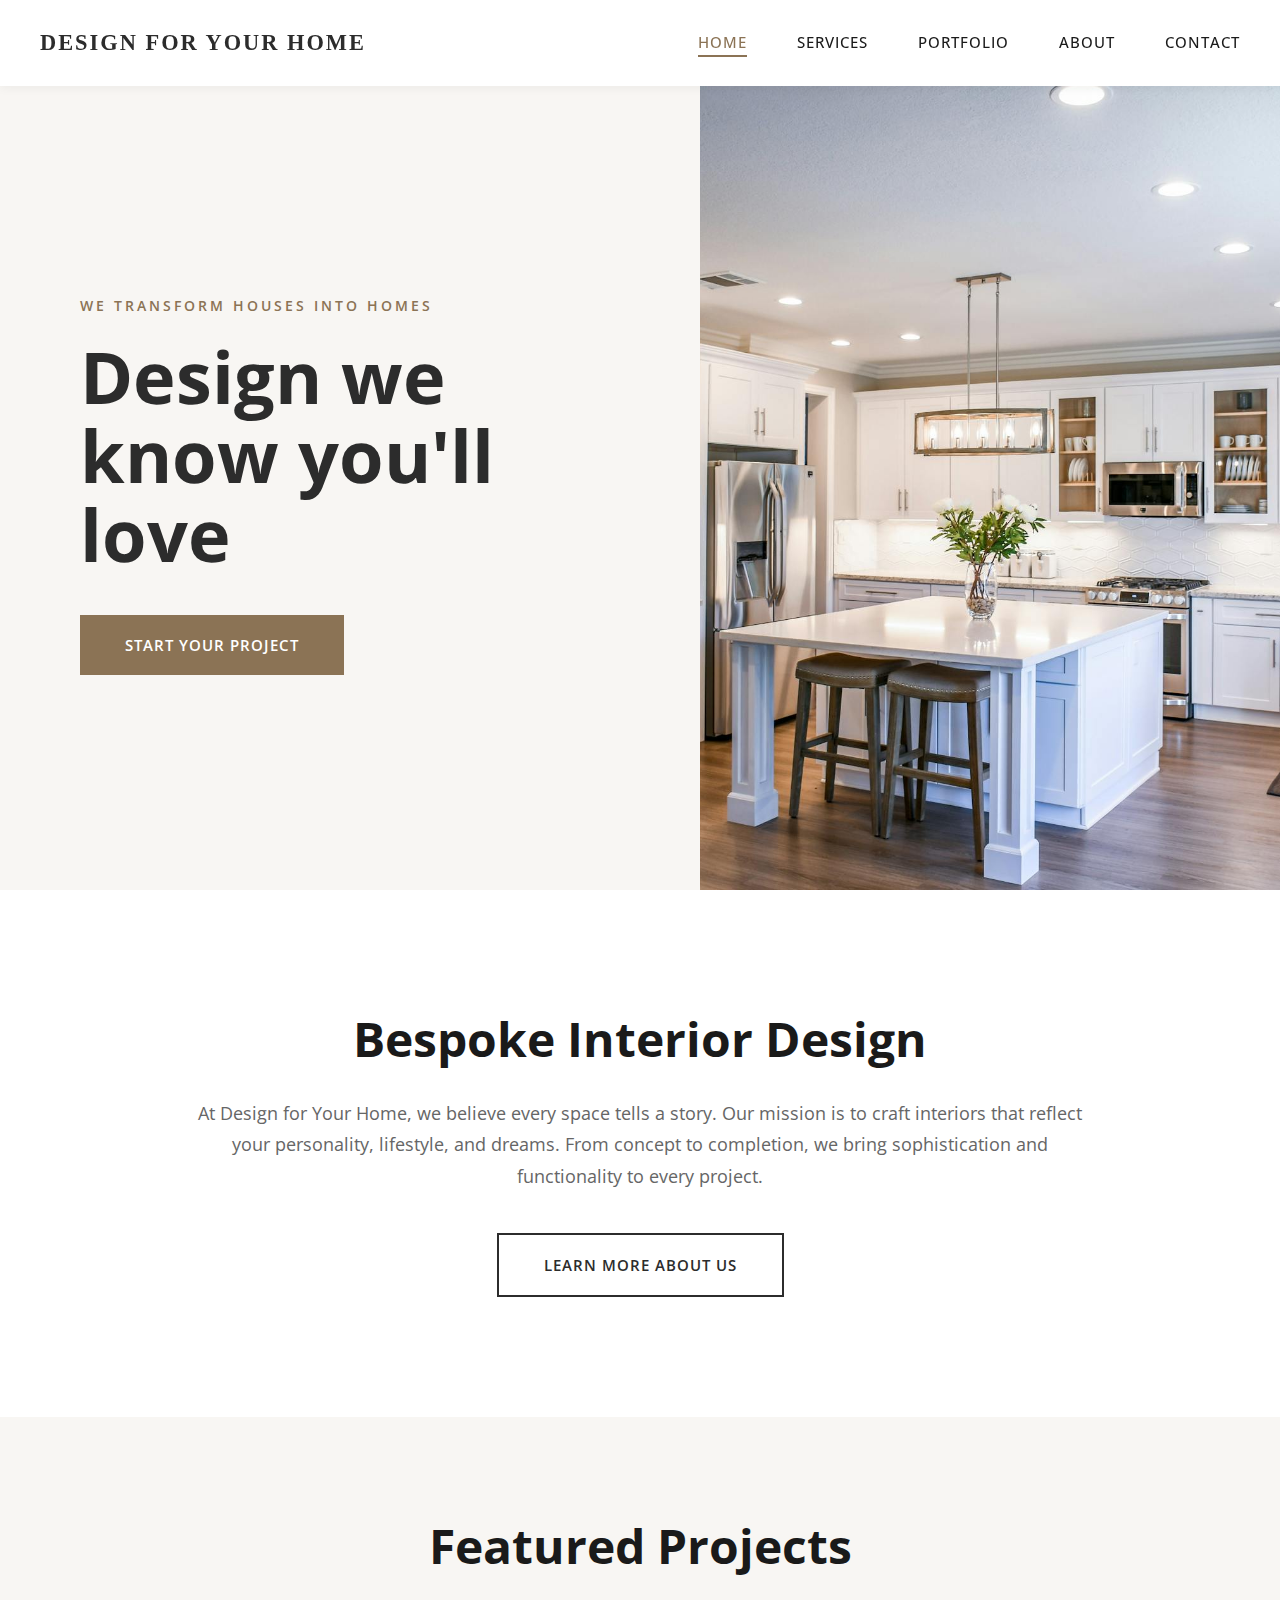
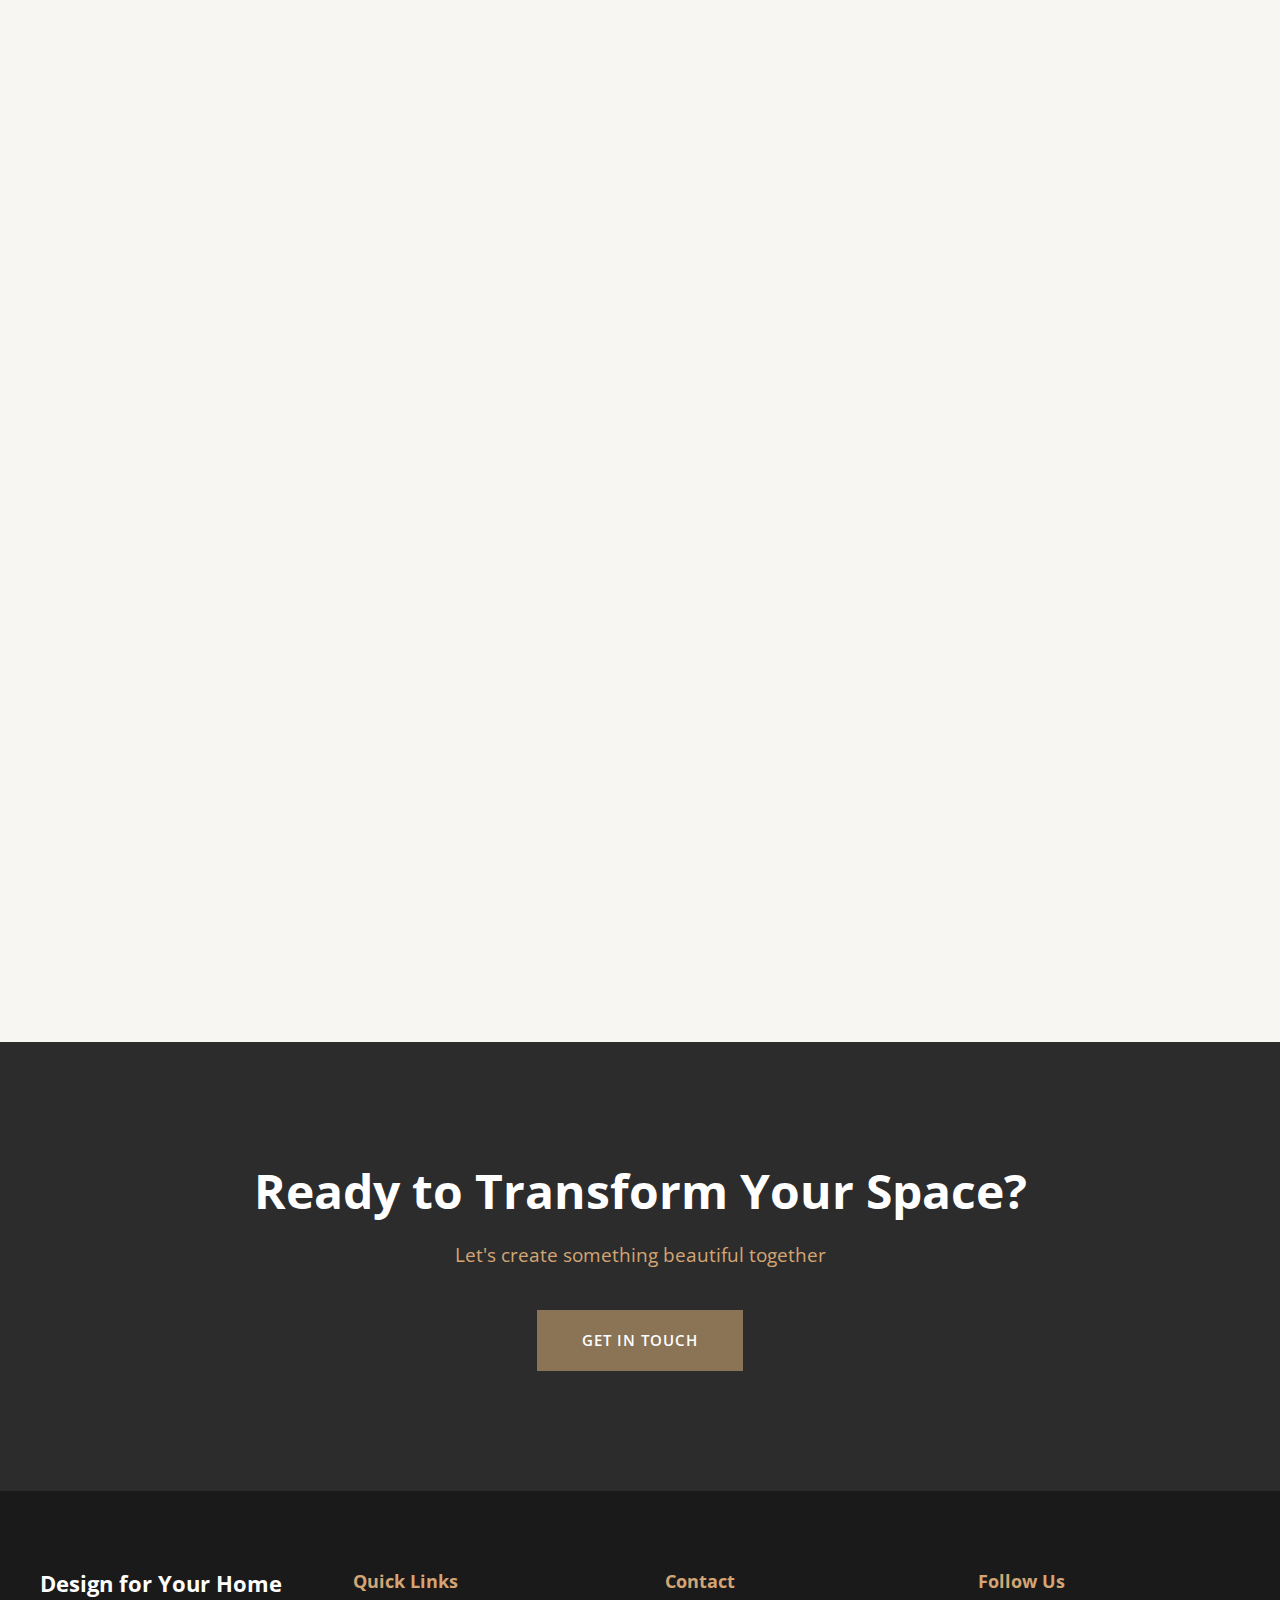
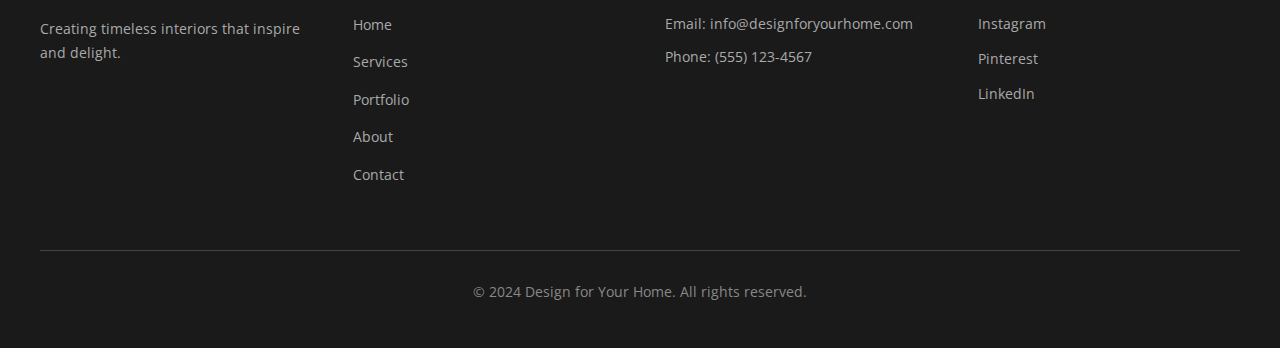
<file: index.html>
<!DOCTYPE html>
<html lang="en">
<head>
    <meta charset="UTF-8">
    <meta name="viewport" content="width=device-width, initial-scale=1.0">
    <title>Design for Your Home - Interior Design Excellence</title>
    <link rel="stylesheet" href="css/styles.css">
    <link rel="preconnect" href="https://fonts.googleapis.com">
    <link rel="preconnect" href="https://fonts.gstatic.com" crossorigin>
    <link href="https://fonts.googleapis.com/css2?family=Open+Sans:wght@300;400;500;600;700;800&display=swap" rel="stylesheet">
</head>
<body>
    <!-- Navigation -->
    <nav class="navbar">
        <div class="container">
            <div class="nav-logo">
                <a href="index.html">DESIGN FOR YOUR HOME</a>
            </div>
            <ul class="nav-links">
                <li><a href="index.html" class="active">Home</a></li>
                <li><a href="services.html">Services</a></li>
                <li><a href="portfolio.html">Portfolio</a></li>
                <li><a href="about.html">About</a></li>
                <li><a href="contact.html">Contact</a></li>
            </ul>
            <div class="burger">
                <div class="line1"></div>
                <div class="line2"></div>
                <div class="line3"></div>
            </div>
        </div>
    </nav>

    <!-- Hero Section -->
    <section class="hero">
        <div class="hero-content">
            <p class="hero-subtitle">WE TRANSFORM HOUSES INTO HOMES</p>
            <h1 class="hero-title">Design we know you'll love</h1>
            <a href="contact.html" class="btn-primary">Start Your Project</a>
        </div>
        <div class="hero-image">
            <img src="images/hero-kitchen.jpg" alt="Luxury Interior Design">
        </div>
    </section>

    <!-- Introduction Section -->
    <section class="intro-section">
        <div class="container">
            <div class="intro-content">
                <h2>Bespoke Interior Design</h2>
                <p>At Design for Your Home, we believe every space tells a story. Our mission is to craft interiors that reflect your personality, lifestyle, and dreams. From concept to completion, we bring sophistication and functionality to every project.</p>
                <a href="about.html" class="btn-secondary">Learn More About Us</a>
            </div>
        </div>
    </section>

    <!-- Featured Projects -->
    <section class="featured-projects">
        <div class="container">
            <h2 class="section-title">Featured Projects</h2>
            <div class="projects-grid">
                <div class="project-card">
                    <img src="images/project-living-room.jpg" alt="Modern Living Room">
                    <div class="project-info">
                        <h3>Modern Minimalist Living</h3>
                        <p>Residential Design</p>
                    </div>
                </div>
                <div class="project-card">
                    <img src="images/project-bedroom.jpg" alt="Luxury Bedroom">
                    <div class="project-info">
                        <h3>Serene Master Suite</h3>
                        <p>Residential Design</p>
                    </div>
                </div>
                <div class="project-card">
                    <img src="images/project-kitchen.jpg" alt="Contemporary Kitchen">
                    <div class="project-info">
                        <h3>Contemporary Kitchen</h3>
                        <p>Residential Design</p>
                    </div>
                </div>
                <div class="project-card">
                    <img src="images/project-dining.jpg" alt="Elegant Dining">
                    <div class="project-info">
                        <h3>Elegant Dining Space</h3>
                        <p>Residential Design</p>
                    </div>
                </div>
            </div>
        </div>
    </section>

    <!-- Call to Action -->
    <section class="cta-section">
        <div class="container">
            <h2>Ready to Transform Your Space?</h2>
            <p>Let's create something beautiful together</p>
            <a href="contact.html" class="btn-primary">Get In Touch</a>
        </div>
    </section>

    <!-- Footer -->
    <footer class="footer">
        <div class="container">
            <div class="footer-content">
                <div class="footer-col">
                    <h3>Design for Your Home</h3>
                    <p>Creating timeless interiors that inspire and delight.</p>
                </div>
                <div class="footer-col">
                    <h4>Quick Links</h4>
                    <ul>
                        <li><a href="index.html">Home</a></li>
                        <li><a href="services.html">Services</a></li>
                        <li><a href="portfolio.html">Portfolio</a></li>
                        <li><a href="about.html">About</a></li>
                        <li><a href="contact.html">Contact</a></li>
                    </ul>
                </div>
                <div class="footer-col">
                    <h4>Contact</h4>
                    <p>Email: info@designforyourhome.com</p>
                    <p>Phone: (555) 123-4567</p>
                </div>
                <div class="footer-col">
                    <h4>Follow Us</h4>
                    <div class="social-links">
                        <a href="#">Instagram</a>
                        <a href="#">Pinterest</a>
                        <a href="#">LinkedIn</a>
                    </div>
                </div>
            </div>
            <div class="footer-bottom">
                <p>&copy; 2024 Design for Your Home. All rights reserved.</p>
            </div>
        </div>
    </footer>

    <script src="js/script.js"></script>
</body>
</html>
</file>
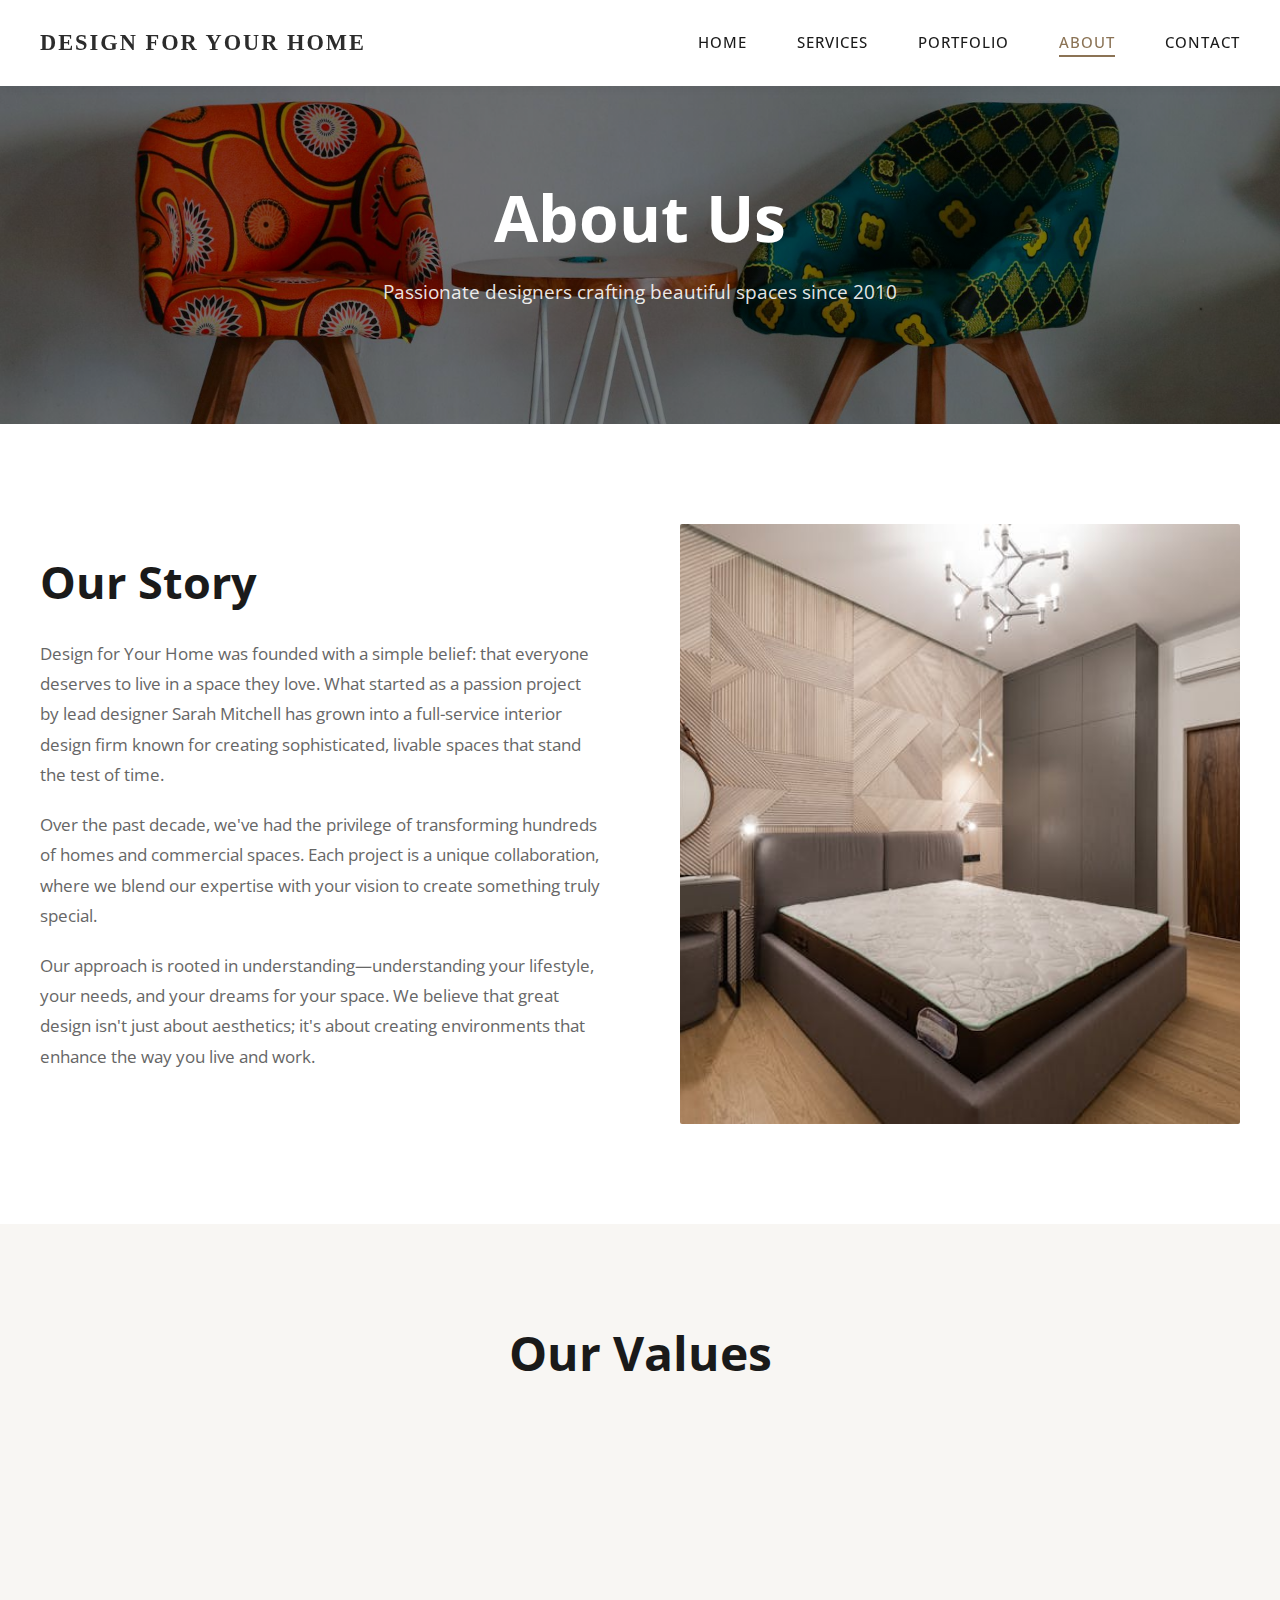
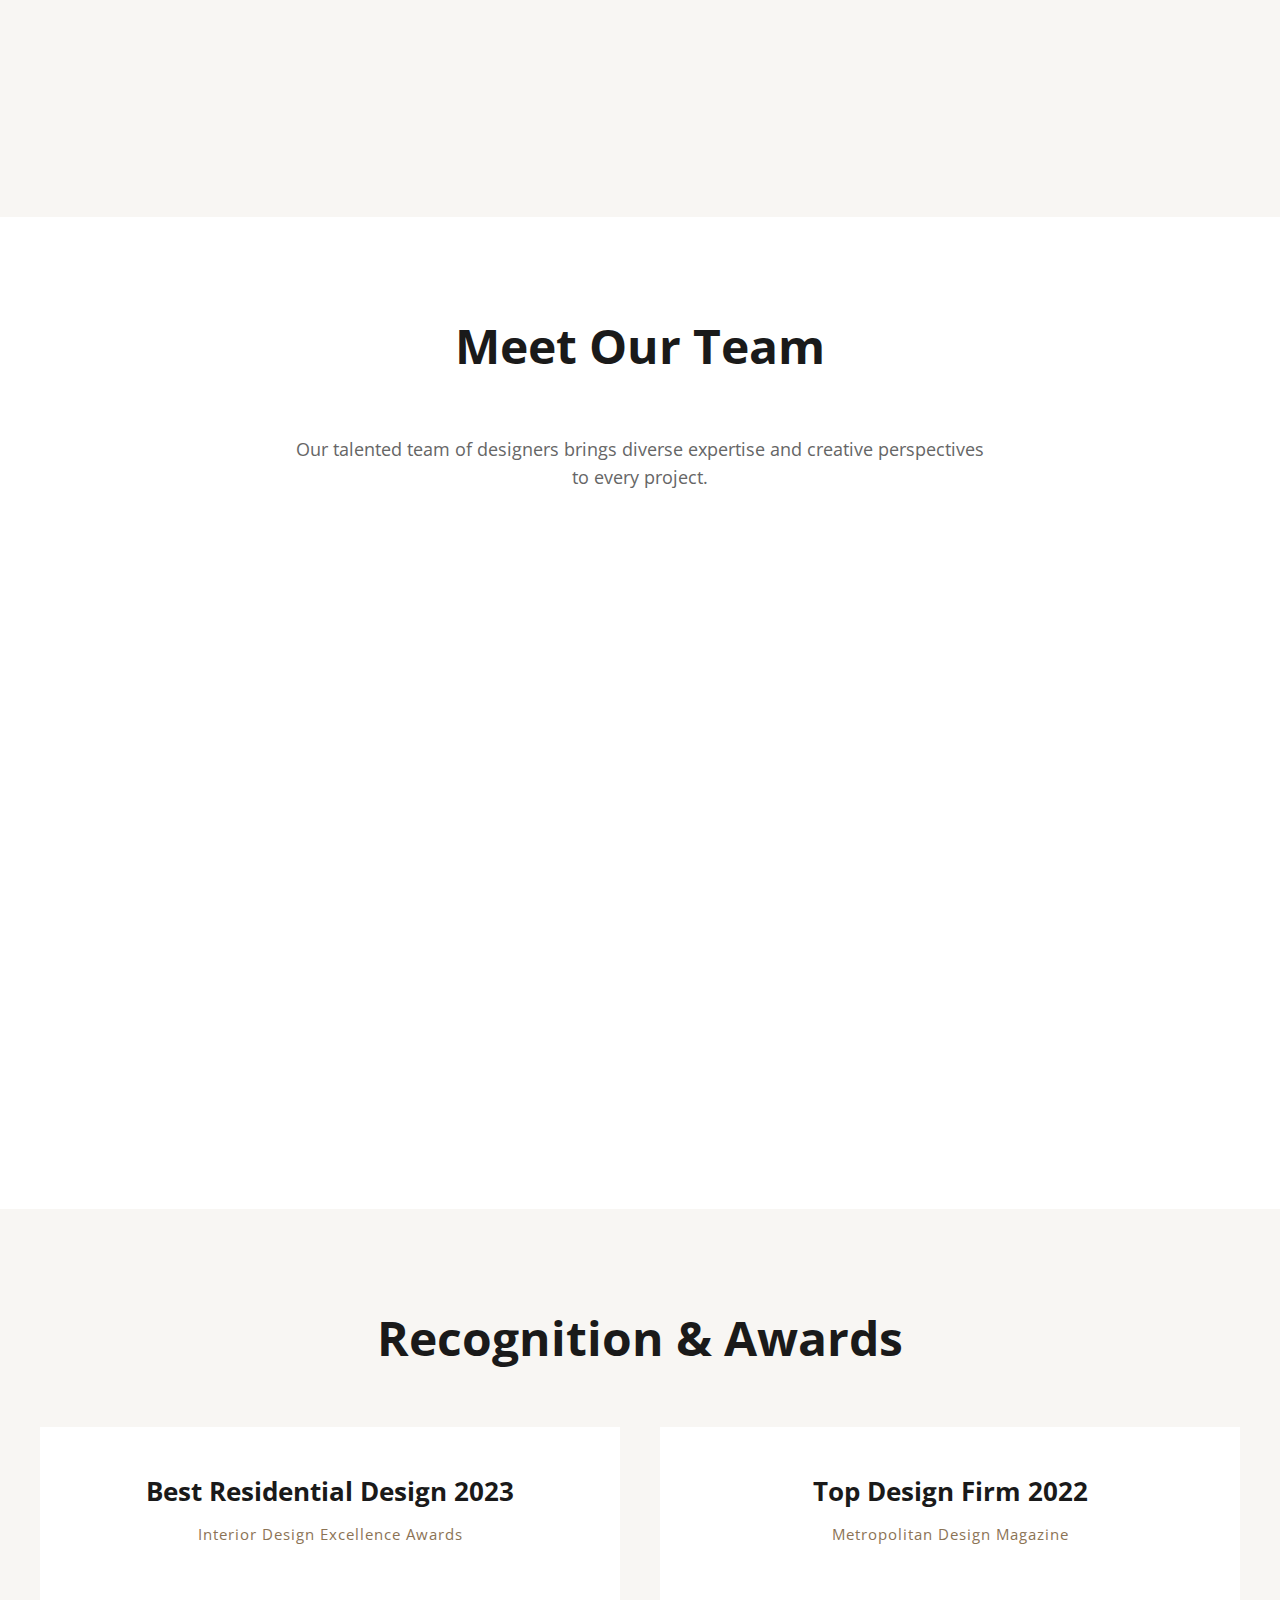
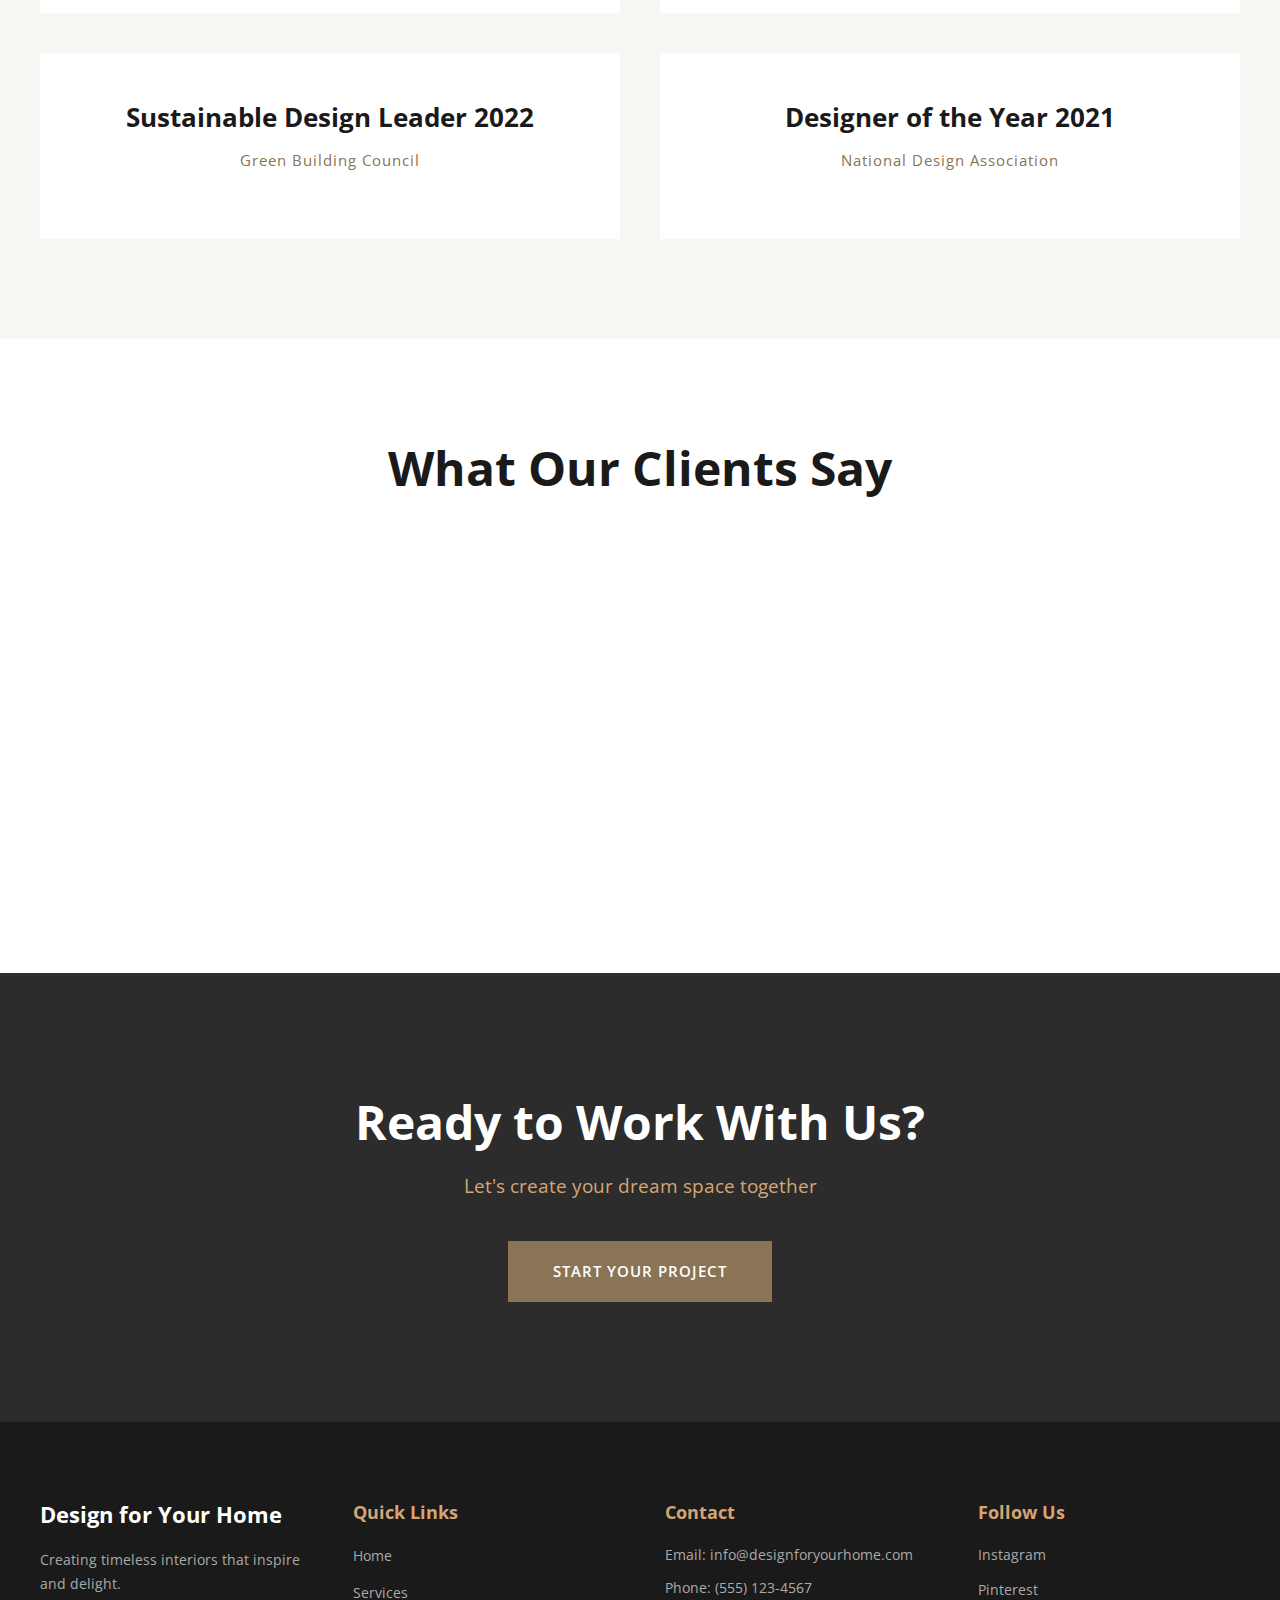
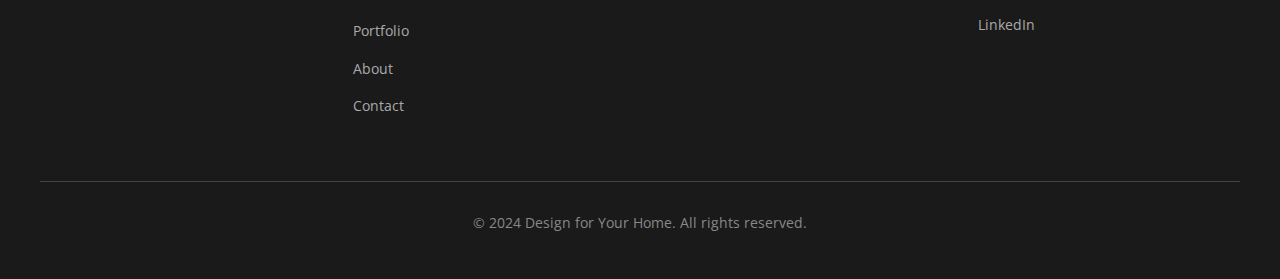
<file: about.html>
<!DOCTYPE html>
<html lang="en">
<head>
    <meta charset="UTF-8">
    <meta name="viewport" content="width=device-width, initial-scale=1.0">
    <title>About Us - Design for Your Home</title>
    <link rel="stylesheet" href="css/styles.css">
    <link rel="preconnect" href="https://fonts.googleapis.com">
    <link rel="preconnect" href="https://fonts.gstatic.com" crossorigin>
    <link href="https://fonts.googleapis.com/css2?family=Open+Sans:wght@300;400;500;600;700;800&display=swap" rel="stylesheet">
</head>
<body>
    <!-- Navigation -->
    <nav class="navbar">
        <div class="container">
            <div class="nav-logo">
                <a href="index.html">DESIGN FOR YOUR HOME</a>
            </div>
            <ul class="nav-links">
                <li><a href="index.html">Home</a></li>
                <li><a href="services.html">Services</a></li>
                <li><a href="portfolio.html">Portfolio</a></li>
                <li><a href="about.html" class="active">About</a></li>
                <li><a href="contact.html">Contact</a></li>
            </ul>
            <div class="burger">
                <div class="line1"></div>
                <div class="line2"></div>
                <div class="line3"></div>
            </div>
        </div>
    </nav>

    <!-- Page Header -->
    <section class="page-header" style="background: linear-gradient(rgba(0,0,0,0.5), rgba(0,0,0,0.5)), url('images/header-about.jpg') center/cover no-repeat;">
        <div class="container">
            <h1>About Us</h1>
            <p>Passionate designers crafting beautiful spaces since 2010</p>
        </div>
    </section>

    <!-- About Story Section -->
    <section class="about-story">
        <div class="container">
            <div class="about-content-grid">
                <div class="about-text">
                    <h2>Our Story</h2>
                    <p>Design for Your Home was founded with a simple belief: that everyone deserves to live in a space they love. What started as a passion project by lead designer Sarah Mitchell has grown into a full-service interior design firm known for creating sophisticated, livable spaces that stand the test of time.</p>
                    <p>Over the past decade, we've had the privilege of transforming hundreds of homes and commercial spaces. Each project is a unique collaboration, where we blend our expertise with your vision to create something truly special.</p>
                    <p>Our approach is rooted in understanding—understanding your lifestyle, your needs, and your dreams for your space. We believe that great design isn't just about aesthetics; it's about creating environments that enhance the way you live and work.</p>
                </div>
                <div class="about-image">
                    <img src="images/about-story.jpg" alt="Interior Designer at Work">
                </div>
            </div>
        </div>
    </section>

    <!-- Values Section -->
    <section class="values-section">
        <div class="container">
            <h2 class="section-title">Our Values</h2>
            <div class="values-grid">
                <div class="value-card">
                    <h3>Creativity</h3>
                    <p>We push boundaries and think outside the box to create innovative design solutions that are both beautiful and functional.</p>
                </div>
                <div class="value-card">
                    <h3>Collaboration</h3>
                    <p>Your input is invaluable. We work closely with you throughout the process to ensure the final result reflects your vision.</p>
                </div>
                <div class="value-card">
                    <h3>Quality</h3>
                    <p>We're committed to excellence in every detail, from material selection to final installation, ensuring lasting beauty.</p>
                </div>
                <div class="value-card">
                    <h3>Sustainability</h3>
                    <p>We prioritize eco-friendly materials and practices, creating spaces that are as kind to the environment as they are stunning.</p>
                </div>
            </div>
        </div>
    </section>

    <!-- Team Section -->
    <section class="team-section">
        <div class="container">
            <h2 class="section-title">Meet Our Team</h2>
            <p class="team-intro">Our talented team of designers brings diverse expertise and creative perspectives to every project.</p>
            <div class="team-grid">
                <div class="team-member">
                    <div class="member-image">
                        <img src="images/team-sarah.jpg" alt="Sarah Mitchell">
                    </div>
                    <h3>Sarah Mitchell</h3>
                    <p class="member-title">Founder & Lead Designer</p>
                    <p class="member-bio">With over 15 years of experience, Sarah brings a refined aesthetic and meticulous attention to detail to every project.</p>
                </div>
                <div class="team-member">
                    <div class="member-image">
                        <img src="images/team-michael.jpg" alt="Michael Chen">
                    </div>
                    <h3>Michael Chen</h3>
                    <p class="member-title">Senior Designer</p>
                    <p class="member-bio">Michael specializes in contemporary design and has a talent for maximizing space functionality without compromising style.</p>
                </div>
                <div class="team-member">
                    <div class="member-image">
                        <img src="images/team-elena.jpg" alt="Elena Rodriguez">
                    </div>
                    <h3>Elena Rodriguez</h3>
                    <p class="member-title">Interior Designer</p>
                    <p class="member-bio">Elena brings warmth and personality to every space, with expertise in residential design and color theory.</p>
                </div>
                <div class="team-member">
                    <div class="member-image">
                        <img src="images/team-james.jpg" alt="James Anderson">
                    </div>
                    <h3>James Anderson</h3>
                    <p class="member-title">Project Manager</p>
                    <p class="member-bio">James ensures every project runs smoothly from concept to completion, coordinating with contractors and vendors.</p>
                </div>
            </div>
        </div>
    </section>

    <!-- Awards Section -->
    <section class="awards-section">
        <div class="container">
            <h2 class="section-title">Recognition & Awards</h2>
            <div class="awards-grid">
                <div class="award-item">
                    <h3>Best Residential Design 2023</h3>
                    <p>Interior Design Excellence Awards</p>
                </div>
                <div class="award-item">
                    <h3>Top Design Firm 2022</h3>
                    <p>Metropolitan Design Magazine</p>
                </div>
                <div class="award-item">
                    <h3>Sustainable Design Leader 2022</h3>
                    <p>Green Building Council</p>
                </div>
                <div class="award-item">
                    <h3>Designer of the Year 2021</h3>
                    <p>National Design Association</p>
                </div>
            </div>
        </div>
    </section>

    <!-- Testimonials -->
    <section class="testimonials-section">
        <div class="container">
            <h2 class="section-title">What Our Clients Say</h2>
            <div class="testimonials-grid">
                <div class="testimonial-card">
                    <p class="testimonial-text">"Working with Design for Your Home was an absolute dream. They transformed our dated house into a modern, functional space that our family loves. Sarah and her team were professional, creative, and attentive to every detail."</p>
                    <p class="testimonial-author">— Jennifer & Mark Thompson</p>
                </div>
                <div class="testimonial-card">
                    <p class="testimonial-text">"The team's expertise in commercial design helped us create an office space that not only looks stunning but also improves our team's productivity. Highly recommend their services!"</p>
                    <p class="testimonial-author">— David Park, CEO TechStart Inc.</p>
                </div>
                <div class="testimonial-card">
                    <p class="testimonial-text">"From our first consultation to the final reveal, the experience was seamless. They listened to our needs and delivered beyond our expectations. Our home has never looked better!"</p>
                    <p class="testimonial-author">— Amanda Richardson</p>
                </div>
            </div>
        </div>
    </section>

    <!-- Call to Action -->
    <section class="cta-section">
        <div class="container">
            <h2>Ready to Work With Us?</h2>
            <p>Let's create your dream space together</p>
            <a href="contact.html" class="btn-primary">Start Your Project</a>
        </div>
    </section>

    <!-- Footer -->
    <footer class="footer">
        <div class="container">
            <div class="footer-content">
                <div class="footer-col">
                    <h3>Design for Your Home</h3>
                    <p>Creating timeless interiors that inspire and delight.</p>
                </div>
                <div class="footer-col">
                    <h4>Quick Links</h4>
                    <ul>
                        <li><a href="index.html">Home</a></li>
                        <li><a href="services.html">Services</a></li>
                        <li><a href="portfolio.html">Portfolio</a></li>
                        <li><a href="about.html">About</a></li>
                        <li><a href="contact.html">Contact</a></li>
                    </ul>
                </div>
                <div class="footer-col">
                    <h4>Contact</h4>
                    <p>Email: info@designforyourhome.com</p>
                    <p>Phone: (555) 123-4567</p>
                </div>
                <div class="footer-col">
                    <h4>Follow Us</h4>
                    <div class="social-links">
                        <a href="#">Instagram</a>
                        <a href="#">Pinterest</a>
                        <a href="#">LinkedIn</a>
                    </div>
                </div>
            </div>
            <div class="footer-bottom">
                <p>&copy; 2024 Design for Your Home. All rights reserved.</p>
            </div>
        </div>
    </footer>

    <script src="js/script.js"></script>
</body>
</html>
</file>
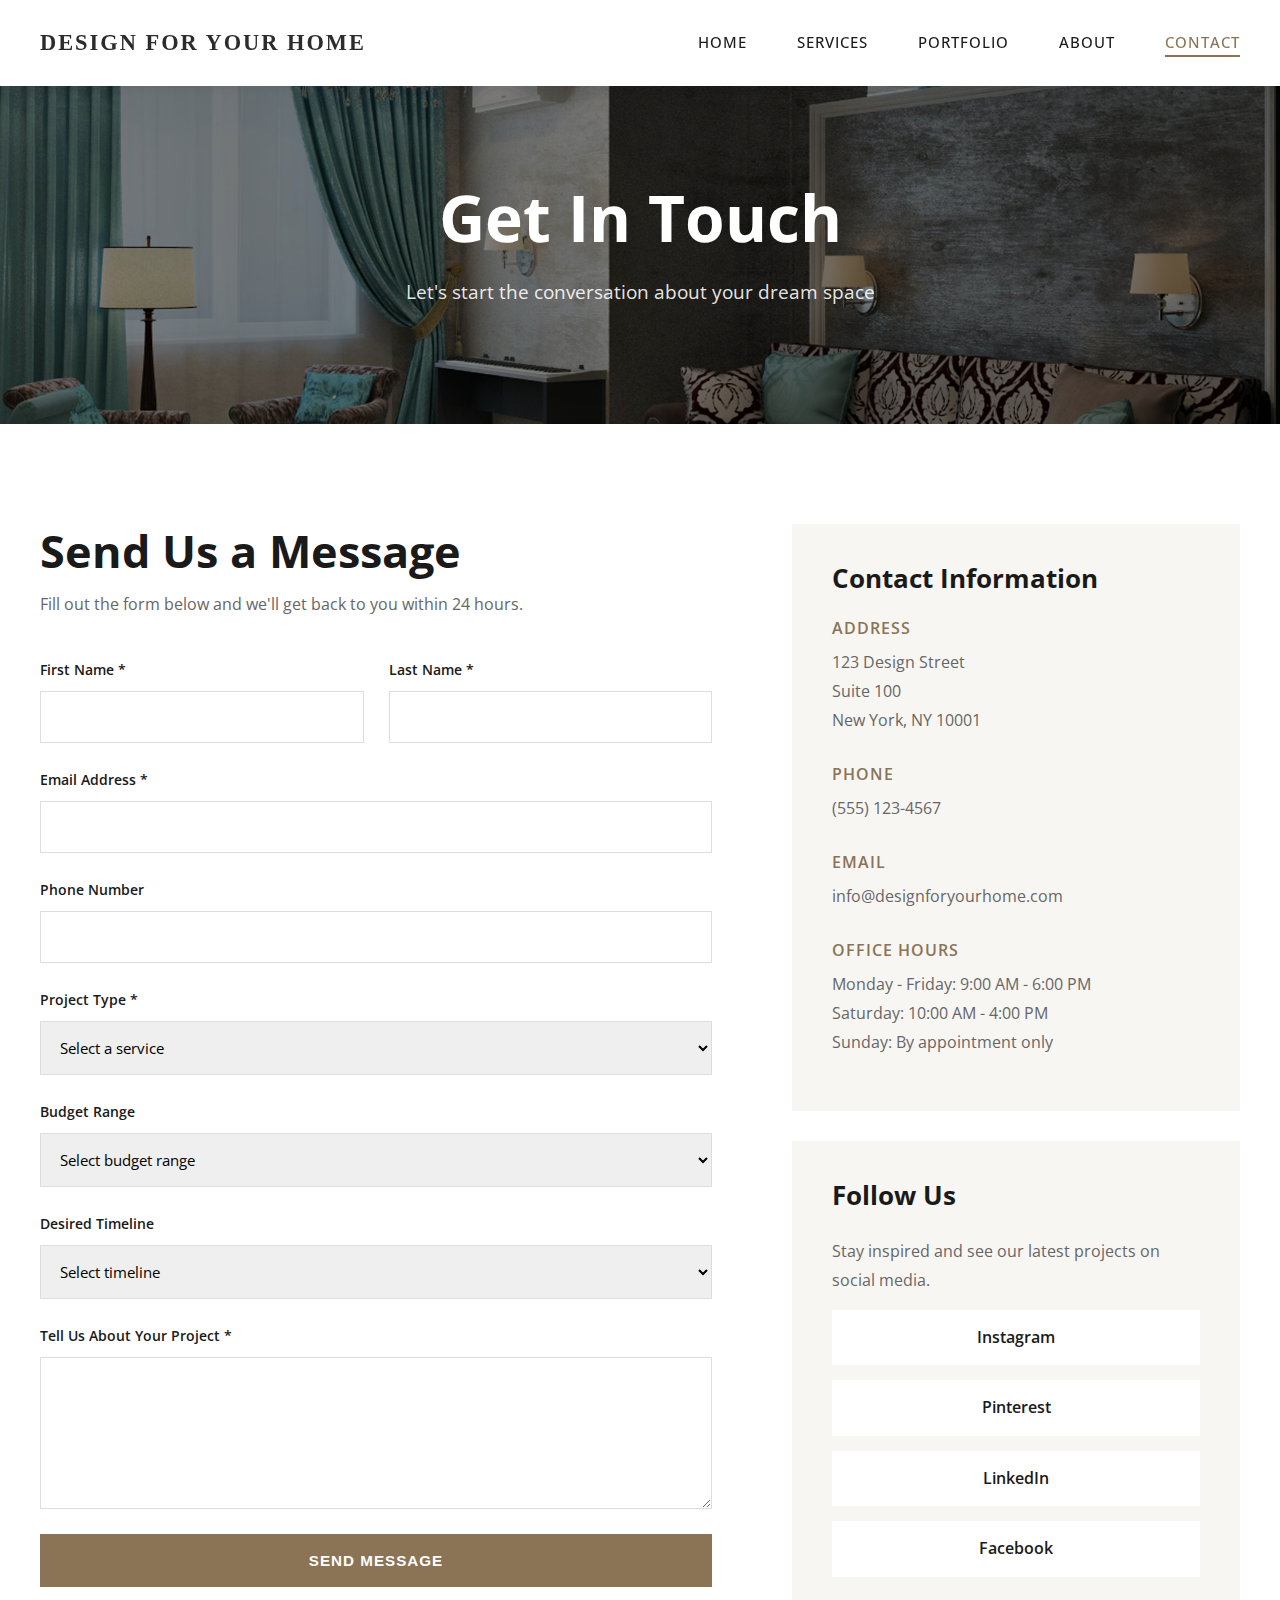
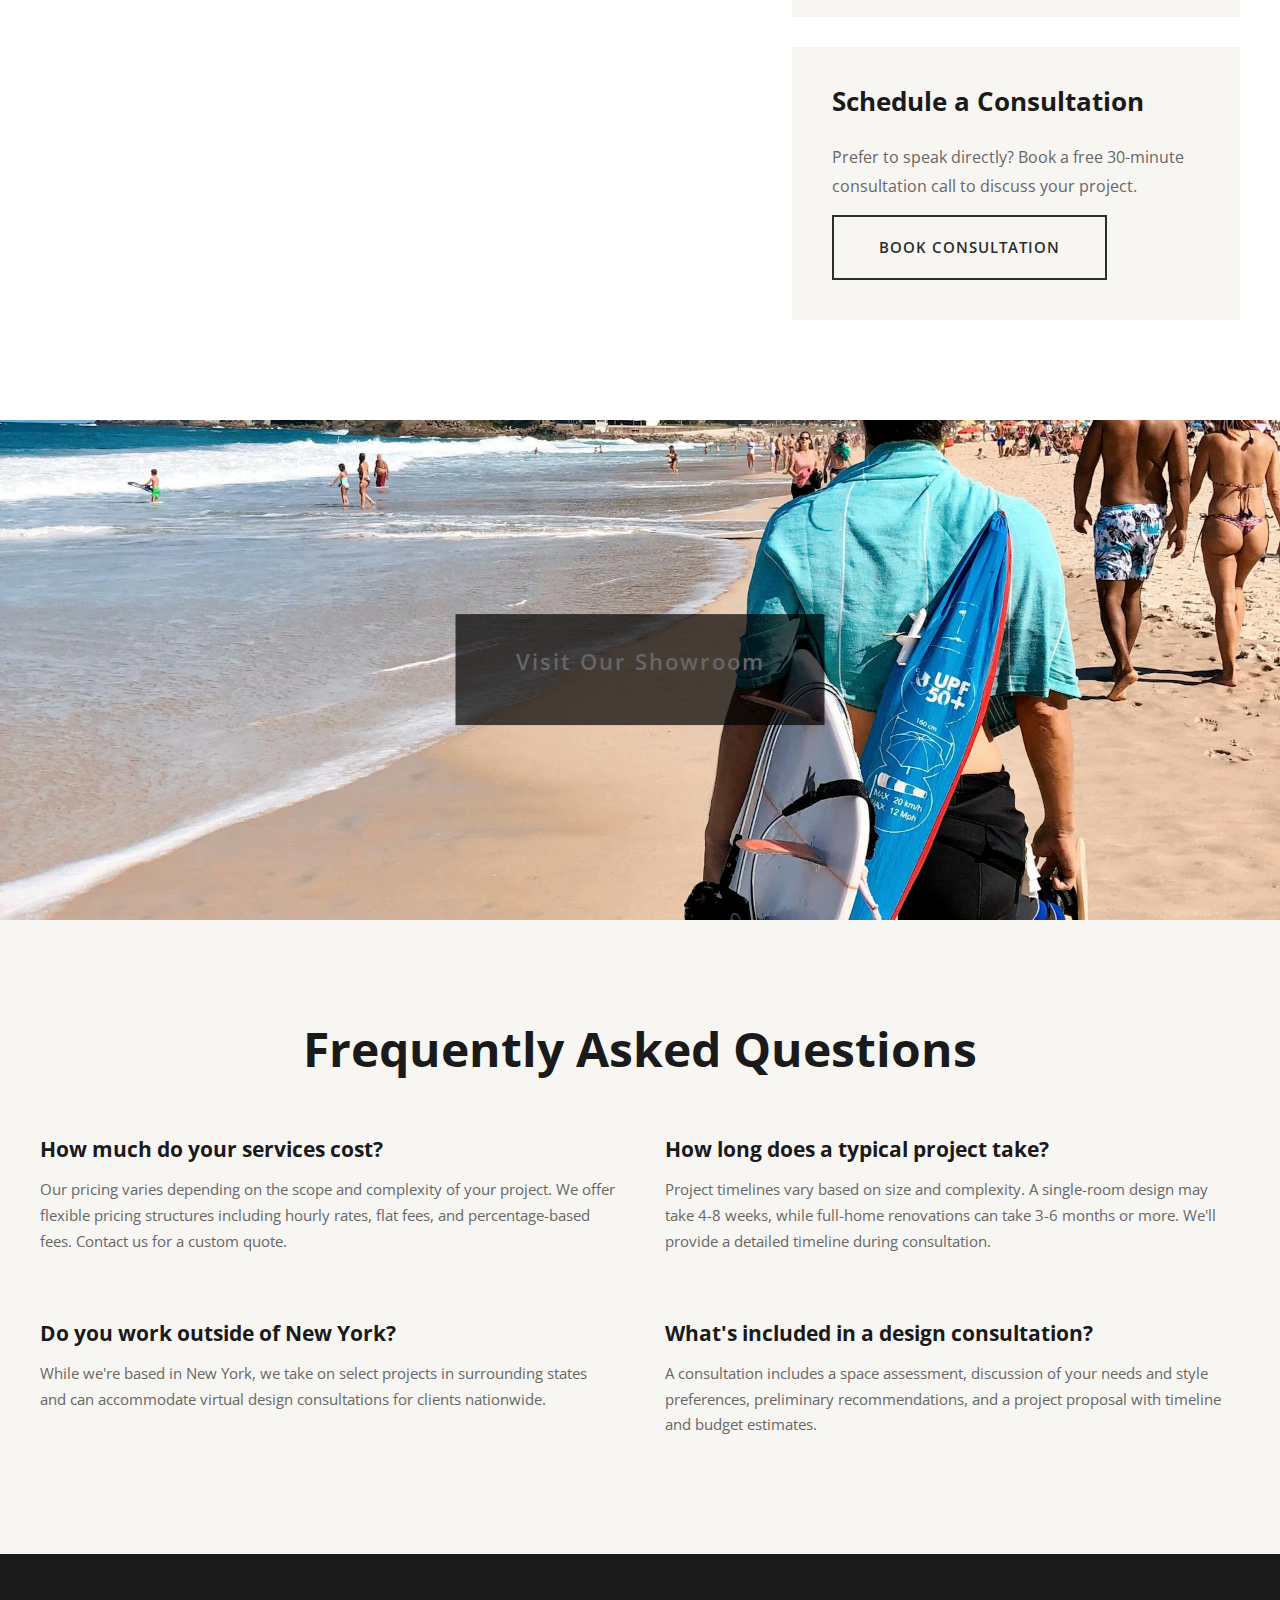
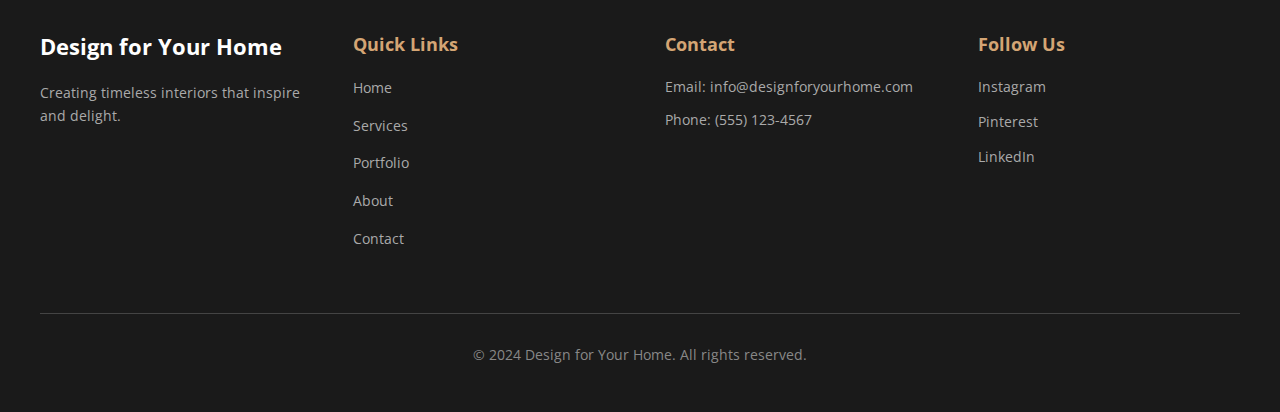
<file: contact.html>
<!DOCTYPE html>
<html lang="en">
<head>
    <meta charset="UTF-8">
    <meta name="viewport" content="width=device-width, initial-scale=1.0">
    <title>Contact Us - Design for Your Home</title>
    <link rel="stylesheet" href="css/styles.css">
    <link rel="preconnect" href="https://fonts.googleapis.com">
    <link rel="preconnect" href="https://fonts.gstatic.com" crossorigin>
    <link href="https://fonts.googleapis.com/css2?family=Open+Sans:wght@300;400;500;600;700;800&display=swap" rel="stylesheet">
</head>
<body>
    <!-- Navigation -->
    <nav class="navbar">
        <div class="container">
            <div class="nav-logo">
                <a href="index.html">DESIGN FOR YOUR HOME</a>
            </div>
            <ul class="nav-links">
                <li><a href="index.html">Home</a></li>
                <li><a href="services.html">Services</a></li>
                <li><a href="portfolio.html">Portfolio</a></li>
                <li><a href="about.html">About</a></li>
                <li><a href="contact.html" class="active">Contact</a></li>
            </ul>
            <div class="burger">
                <div class="line1"></div>
                <div class="line2"></div>
                <div class="line3"></div>
            </div>
        </div>
    </nav>

    <!-- Page Header -->
    <section class="page-header" style="background: linear-gradient(rgba(0,0,0,0.5), rgba(0,0,0,0.5)), url('images/header-contact.jpg') center/cover no-repeat;">
        <div class="container">
            <h1>Get In Touch</h1>
            <p>Let's start the conversation about your dream space</p>
        </div>
    </section>

    <!-- Contact Section -->
    <section class="contact-section">
        <div class="container">
            <div class="contact-grid">
                <!-- Contact Form -->
                <div class="contact-form-container">
                    <h2>Send Us a Message</h2>
                    <p>Fill out the form below and we'll get back to you within 24 hours.</p>
                    <form class="contact-form" id="contactForm">
                        <div class="form-row">
                            <div class="form-group">
                                <label for="firstName">First Name *</label>
                                <input type="text" id="firstName" name="firstName" required>
                            </div>
                            <div class="form-group">
                                <label for="lastName">Last Name *</label>
                                <input type="text" id="lastName" name="lastName" required>
                            </div>
                        </div>
                        <div class="form-group">
                            <label for="email">Email Address *</label>
                            <input type="email" id="email" name="email" required>
                        </div>
                        <div class="form-group">
                            <label for="phone">Phone Number</label>
                            <input type="tel" id="phone" name="phone">
                        </div>
                        <div class="form-group">
                            <label for="projectType">Project Type *</label>
                            <select id="projectType" name="projectType" required>
                                <option value="">Select a service</option>
                                <option value="residential">Residential Design</option>
                                <option value="commercial">Commercial Design</option>
                                <option value="consultation">Design Consultation</option>
                                <option value="renovation">Renovation & Remodeling</option>
                                <option value="styling">Styling & Staging</option>
                                <option value="custom">Custom Furniture Design</option>
                            </select>
                        </div>
                        <div class="form-group">
                            <label for="budget">Budget Range</label>
                            <select id="budget" name="budget">
                                <option value="">Select budget range</option>
                                <option value="under25k">Under $25,000</option>
                                <option value="25k-50k">$25,000 - $50,000</option>
                                <option value="50k-100k">$50,000 - $100,000</option>
                                <option value="100k-200k">$100,000 - $200,000</option>
                                <option value="over200k">Over $200,000</option>
                            </select>
                        </div>
                        <div class="form-group">
                            <label for="timeline">Desired Timeline</label>
                            <select id="timeline" name="timeline">
                                <option value="">Select timeline</option>
                                <option value="immediate">Immediate (1-2 months)</option>
                                <option value="short">Short-term (3-6 months)</option>
                                <option value="flexible">Flexible (6+ months)</option>
                                <option value="planning">Just planning</option>
                            </select>
                        </div>
                        <div class="form-group">
                            <label for="message">Tell Us About Your Project *</label>
                            <textarea id="message" name="message" rows="6" required></textarea>
                        </div>
                        <button type="submit" class="btn-primary">Send Message</button>
                    </form>
                </div>

                <!-- Contact Info -->
                <div class="contact-info-container">
                    <div class="contact-info-card">
                        <h3>Contact Information</h3>
                        <div class="info-item">
                            <h4>Address</h4>
                            <p>123 Design Street<br>Suite 100<br>New York, NY 10001</p>
                        </div>
                        <div class="info-item">
                            <h4>Phone</h4>
                            <p>(555) 123-4567</p>
                        </div>
                        <div class="info-item">
                            <h4>Email</h4>
                            <p>info@designforyourhome.com</p>
                        </div>
                        <div class="info-item">
                            <h4>Office Hours</h4>
                            <p>Monday - Friday: 9:00 AM - 6:00 PM<br>
                            Saturday: 10:00 AM - 4:00 PM<br>
                            Sunday: By appointment only</p>
                        </div>
                    </div>

                    <div class="contact-info-card">
                        <h3>Follow Us</h3>
                        <p>Stay inspired and see our latest projects on social media.</p>
                        <div class="social-links-large">
                            <a href="#" class="social-link">Instagram</a>
                            <a href="#" class="social-link">Pinterest</a>
                            <a href="#" class="social-link">LinkedIn</a>
                            <a href="#" class="social-link">Facebook</a>
                        </div>
                    </div>

                    <div class="contact-info-card">
                        <h3>Schedule a Consultation</h3>
                        <p>Prefer to speak directly? Book a free 30-minute consultation call to discuss your project.</p>
                        <a href="#" class="btn-secondary">Book Consultation</a>
                    </div>
                </div>
            </div>
        </div>
    </section>

    <!-- Map Section -->
    <section class="map-section">
        <div class="map-placeholder">
            <img src="images/map-location.jpg" alt="Office Location">
            <div class="map-overlay">
                <p>Visit Our Showroom</p>
            </div>
        </div>
    </section>

    <!-- FAQ Section -->
    <section class="faq-section">
        <div class="container">
            <h2 class="section-title">Frequently Asked Questions</h2>
            <div class="faq-grid">
                <div class="faq-item">
                    <h3>How much do your services cost?</h3>
                    <p>Our pricing varies depending on the scope and complexity of your project. We offer flexible pricing structures including hourly rates, flat fees, and percentage-based fees. Contact us for a custom quote.</p>
                </div>
                <div class="faq-item">
                    <h3>How long does a typical project take?</h3>
                    <p>Project timelines vary based on size and complexity. A single-room design may take 4-8 weeks, while full-home renovations can take 3-6 months or more. We'll provide a detailed timeline during consultation.</p>
                </div>
                <div class="faq-item">
                    <h3>Do you work outside of New York?</h3>
                    <p>While we're based in New York, we take on select projects in surrounding states and can accommodate virtual design consultations for clients nationwide.</p>
                </div>
                <div class="faq-item">
                    <h3>What's included in a design consultation?</h3>
                    <p>A consultation includes a space assessment, discussion of your needs and style preferences, preliminary recommendations, and a project proposal with timeline and budget estimates.</p>
                </div>
            </div>
        </div>
    </section>

    <!-- Footer -->
    <footer class="footer">
        <div class="container">
            <div class="footer-content">
                <div class="footer-col">
                    <h3>Design for Your Home</h3>
                    <p>Creating timeless interiors that inspire and delight.</p>
                </div>
                <div class="footer-col">
                    <h4>Quick Links</h4>
                    <ul>
                        <li><a href="index.html">Home</a></li>
                        <li><a href="services.html">Services</a></li>
                        <li><a href="portfolio.html">Portfolio</a></li>
                        <li><a href="about.html">About</a></li>
                        <li><a href="contact.html">Contact</a></li>
                    </ul>
                </div>
                <div class="footer-col">
                    <h4>Contact</h4>
                    <p>Email: info@designforyourhome.com</p>
                    <p>Phone: (555) 123-4567</p>
                </div>
                <div class="footer-col">
                    <h4>Follow Us</h4>
                    <div class="social-links">
                        <a href="#">Instagram</a>
                        <a href="#">Pinterest</a>
                        <a href="#">LinkedIn</a>
                    </div>
                </div>
            </div>
            <div class="footer-bottom">
                <p>&copy; 2024 Design for Your Home. All rights reserved.</p>
            </div>
        </div>
    </footer>

    <script src="js/script.js"></script>
</body>
</html>
</file>
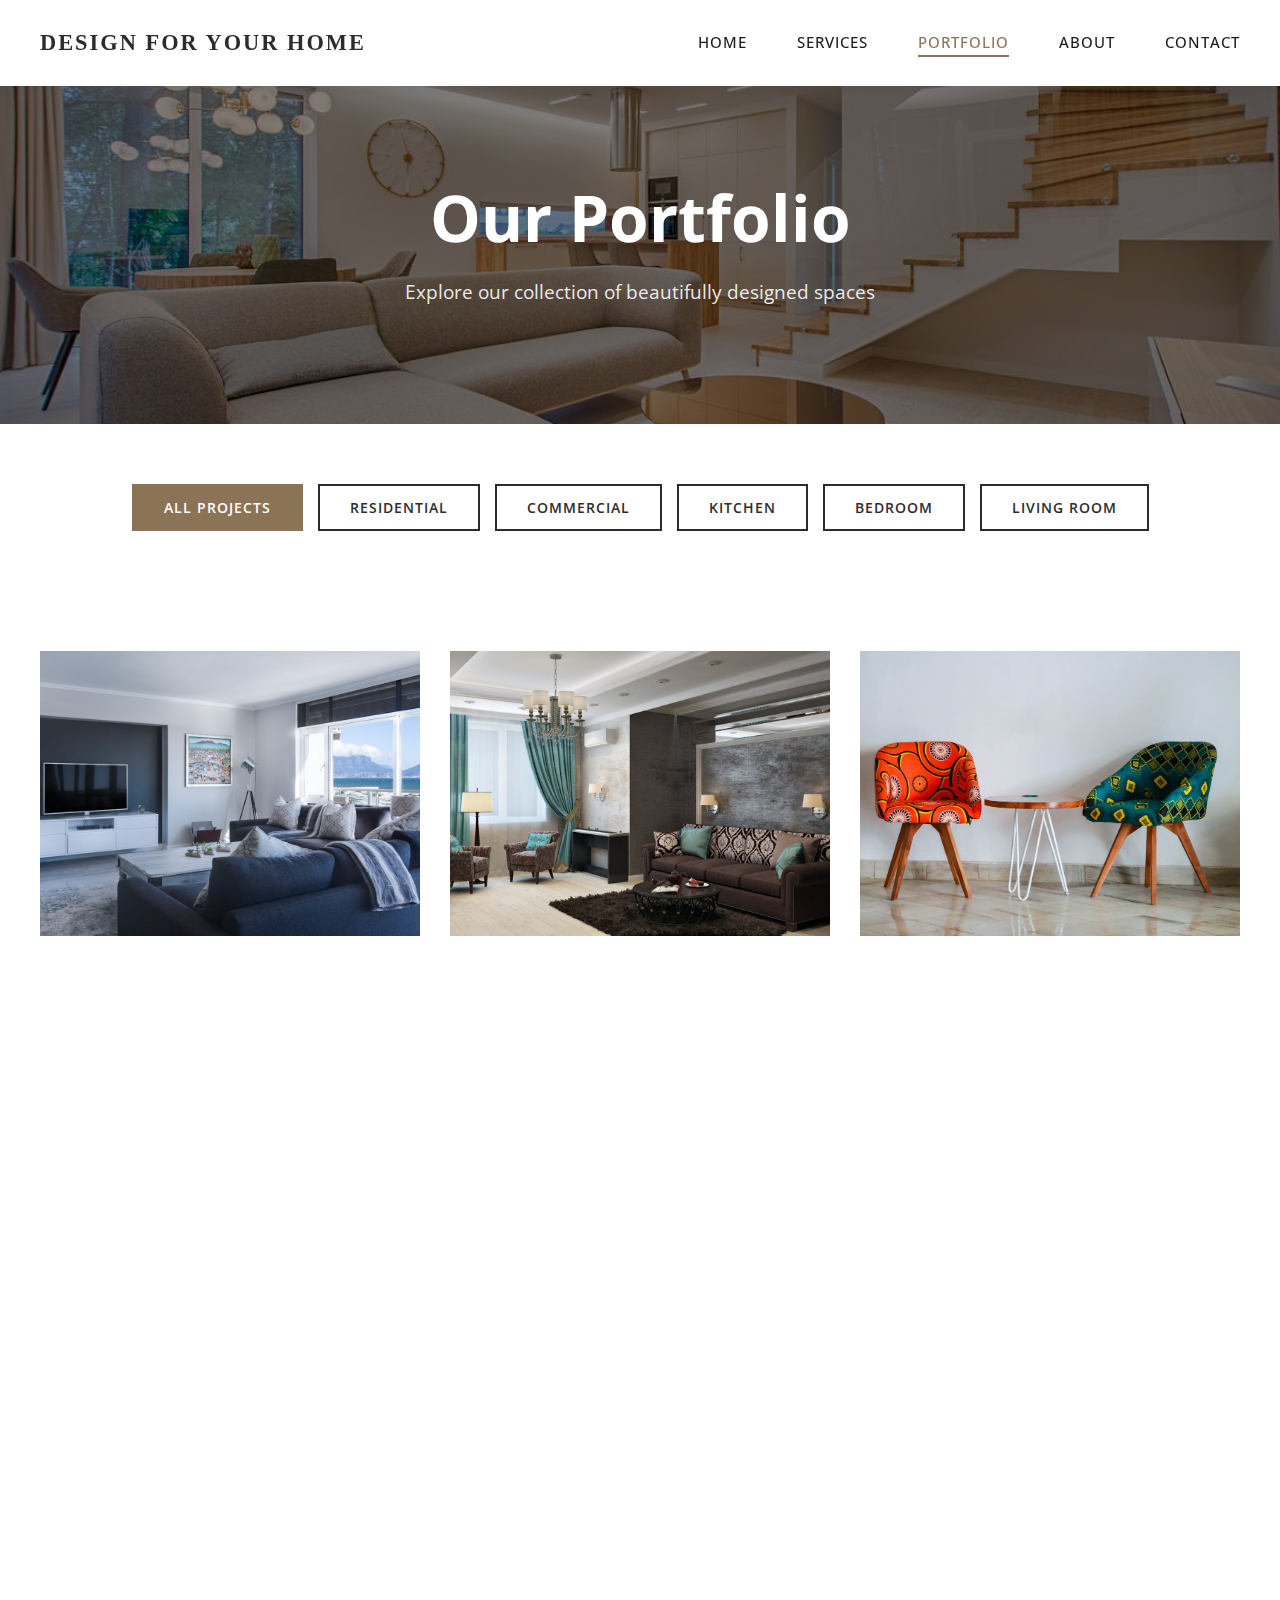
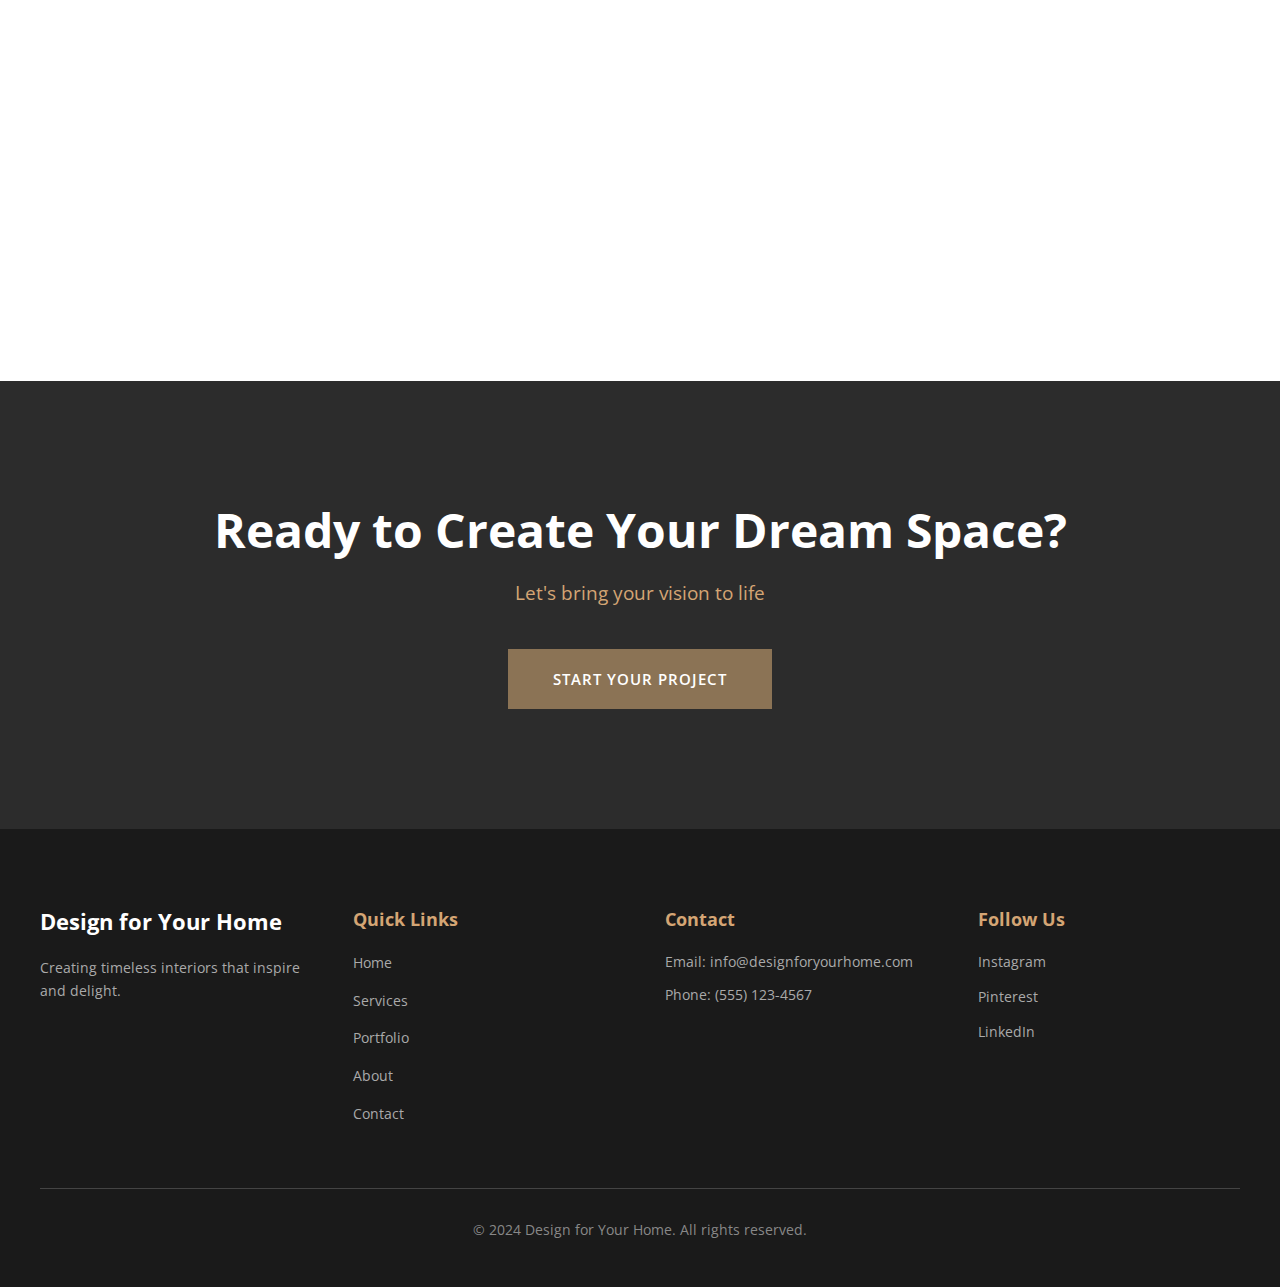
<file: portfolio.html>
<!DOCTYPE html>
<html lang="en">
<head>
    <meta charset="UTF-8">
    <meta name="viewport" content="width=device-width, initial-scale=1.0">
    <title>Portfolio - Design for Your Home</title>
    <link rel="stylesheet" href="css/styles.css">
    <link rel="preconnect" href="https://fonts.googleapis.com">
    <link rel="preconnect" href="https://fonts.gstatic.com" crossorigin>
    <link href="https://fonts.googleapis.com/css2?family=Open+Sans:wght@300;400;500;600;700;800&display=swap" rel="stylesheet">
</head>
<body>
    <!-- Navigation -->
    <nav class="navbar">
        <div class="container">
            <div class="nav-logo">
                <a href="index.html">DESIGN FOR YOUR HOME</a>
            </div>
            <ul class="nav-links">
                <li><a href="index.html">Home</a></li>
                <li><a href="services.html">Services</a></li>
                <li><a href="portfolio.html" class="active">Portfolio</a></li>
                <li><a href="about.html">About</a></li>
                <li><a href="contact.html">Contact</a></li>
            </ul>
            <div class="burger">
                <div class="line1"></div>
                <div class="line2"></div>
                <div class="line3"></div>
            </div>
        </div>
    </nav>

    <!-- Page Header -->
    <section class="page-header" style="background: linear-gradient(rgba(0,0,0,0.5), rgba(0,0,0,0.5)), url('images/gallery-5.jpg') center/cover no-repeat;">
        <div class="container">
            <h1>Our Portfolio</h1>
            <p>Explore our collection of beautifully designed spaces</p>
        </div>
    </section>

    <!-- Portfolio Filter -->
    <section class="portfolio-filter-section">
        <div class="container">
            <div class="filter-buttons">
                <button class="filter-btn active" data-filter="all">All Projects</button>
                <button class="filter-btn" data-filter="residential">Residential</button>
                <button class="filter-btn" data-filter="commercial">Commercial</button>
                <button class="filter-btn" data-filter="kitchen">Kitchen</button>
                <button class="filter-btn" data-filter="bedroom">Bedroom</button>
                <button class="filter-btn" data-filter="living">Living Room</button>
            </div>
        </div>
    </section>

    <!-- Portfolio Gallery -->
    <section class="portfolio-gallery">
        <div class="container">
            <div class="gallery-grid">
                <!-- Gallery Item 1 -->
                <div class="gallery-item" data-category="living residential">
                    <img src="images/gallery-1.jpg" alt="Modern Living Room">
                    <div class="gallery-overlay">
                        <div class="gallery-info">
                            <h3>Modern Minimalist Living</h3>
                            <p>Residential • Living Room</p>
                        </div>
                    </div>
                </div>

                <!-- Gallery Item 2 -->
                <div class="gallery-item" data-category="living commercial">
                    <img src="images/gallery-2.jpg" alt="Contemporary Living Space">
                    <div class="gallery-overlay">
                        <div class="gallery-info">
                            <h3>Contemporary Elegance</h3>
                            <p>Commercial • Living Space</p>
                        </div>
                    </div>
                </div>

                <!-- Gallery Item 3 -->
                <div class="gallery-item" data-category="living residential">
                    <img src="images/gallery-3.jpg" alt="Luxury Living Room">
                    <div class="gallery-overlay">
                        <div class="gallery-info">
                            <h3>Luxury Living</h3>
                            <p>Residential • Living Room</p>
                        </div>
                    </div>
                </div>

                <!-- Gallery Item 4 -->
                <div class="gallery-item" data-category="kitchen residential">
                    <img src="images/gallery-4.jpg" alt="Modern Kitchen Design">
                    <div class="gallery-overlay">
                        <div class="gallery-info">
                            <h3>Modern Kitchen Design</h3>
                            <p>Residential • Kitchen</p>
                        </div>
                    </div>
                </div>

                <!-- Gallery Item 5 -->
                <div class="gallery-item" data-category="living residential">
                    <img src="images/gallery-5.jpg" alt="Sophisticated Interior">
                    <div class="gallery-overlay">
                        <div class="gallery-info">
                            <h3>Sophisticated Interior</h3>
                            <p>Residential • Living Room</p>
                        </div>
                    </div>
                </div>

                <!-- Gallery Item 6 -->
                <div class="gallery-item" data-category="kitchen residential">
                    <img src="images/gallery-6.jpg" alt="Contemporary Kitchen">
                    <div class="gallery-overlay">
                        <div class="gallery-info">
                            <h3>Contemporary Kitchen</h3>
                            <p>Residential • Kitchen</p>
                        </div>
                    </div>
                </div>

                <!-- Gallery Item 7 -->
                <div class="gallery-item" data-category="bedroom residential">
                    <img src="images/gallery-7.jpg" alt="Serene Master Suite">
                    <div class="gallery-overlay">
                        <div class="gallery-info">
                            <h3>Serene Master Suite</h3>
                            <p>Residential • Bedroom</p>
                        </div>
                    </div>
                </div>

                <!-- Gallery Item 8 -->
                <div class="gallery-item" data-category="commercial">
                    <img src="images/gallery-8.jpg" alt="Modern Office Space">
                    <div class="gallery-overlay">
                        <div class="gallery-info">
                            <h3>Modern Office Space</h3>
                            <p>Commercial • Workspace</p>
                        </div>
                    </div>
                </div>

                <!-- Gallery Item 9 -->
                <div class="gallery-item" data-category="residential">
                    <img src="images/gallery-9.jpg" alt="Elegant Dining">
                    <div class="gallery-overlay">
                        <div class="gallery-info">
                            <h3>Elegant Dining Space</h3>
                            <p>Residential • Dining</p>
                        </div>
                    </div>
                </div>

                <!-- Gallery Item 10 -->
                <div class="gallery-item" data-category="bedroom residential">
                    <img src="images/gallery-10.jpg" alt="Cozy Bedroom Design">
                    <div class="gallery-overlay">
                        <div class="gallery-info">
                            <h3>Cozy Bedroom Design</h3>
                            <p>Residential • Bedroom</p>
                        </div>
                    </div>
                </div>

                <!-- Gallery Item 11 -->
                <div class="gallery-item" data-category="living residential">
                    <img src="images/gallery-11.jpg" alt="Warm Living Space">
                    <div class="gallery-overlay">
                        <div class="gallery-info">
                            <h3>Warm Living Space</h3>
                            <p>Residential • Living Room</p>
                        </div>
                    </div>
                </div>

                <!-- Gallery Item 12 -->
                <div class="gallery-item" data-category="commercial">
                    <img src="images/gallery-12.jpg" alt="Commercial Interior">
                    <div class="gallery-overlay">
                        <div class="gallery-info">
                            <h3>Commercial Interior</h3>
                            <p>Commercial • Office</p>
                        </div>
                    </div>
                </div>
            </div>
        </div>
    </section>

    <!-- Call to Action -->
    <section class="cta-section">
        <div class="container">
            <h2>Ready to Create Your Dream Space?</h2>
            <p>Let's bring your vision to life</p>
            <a href="contact.html" class="btn-primary">Start Your Project</a>
        </div>
    </section>

    <!-- Footer -->
    <footer class="footer">
        <div class="container">
            <div class="footer-content">
                <div class="footer-col">
                    <h3>Design for Your Home</h3>
                    <p>Creating timeless interiors that inspire and delight.</p>
                </div>
                <div class="footer-col">
                    <h4>Quick Links</h4>
                    <ul>
                        <li><a href="index.html">Home</a></li>
                        <li><a href="services.html">Services</a></li>
                        <li><a href="portfolio.html">Portfolio</a></li>
                        <li><a href="about.html">About</a></li>
                        <li><a href="contact.html">Contact</a></li>
                    </ul>
                </div>
                <div class="footer-col">
                    <h4>Contact</h4>
                    <p>Email: info@designforyourhome.com</p>
                    <p>Phone: (555) 123-4567</p>
                </div>
                <div class="footer-col">
                    <h4>Follow Us</h4>
                    <div class="social-links">
                        <a href="#">Instagram</a>
                        <a href="#">Pinterest</a>
                        <a href="#">LinkedIn</a>
                    </div>
                </div>
            </div>
            <div class="footer-bottom">
                <p>&copy; 2024 Design for Your Home. All rights reserved.</p>
            </div>
        </div>
    </footer>

    <script src="js/script.js"></script>
</body>
</html>
</file>
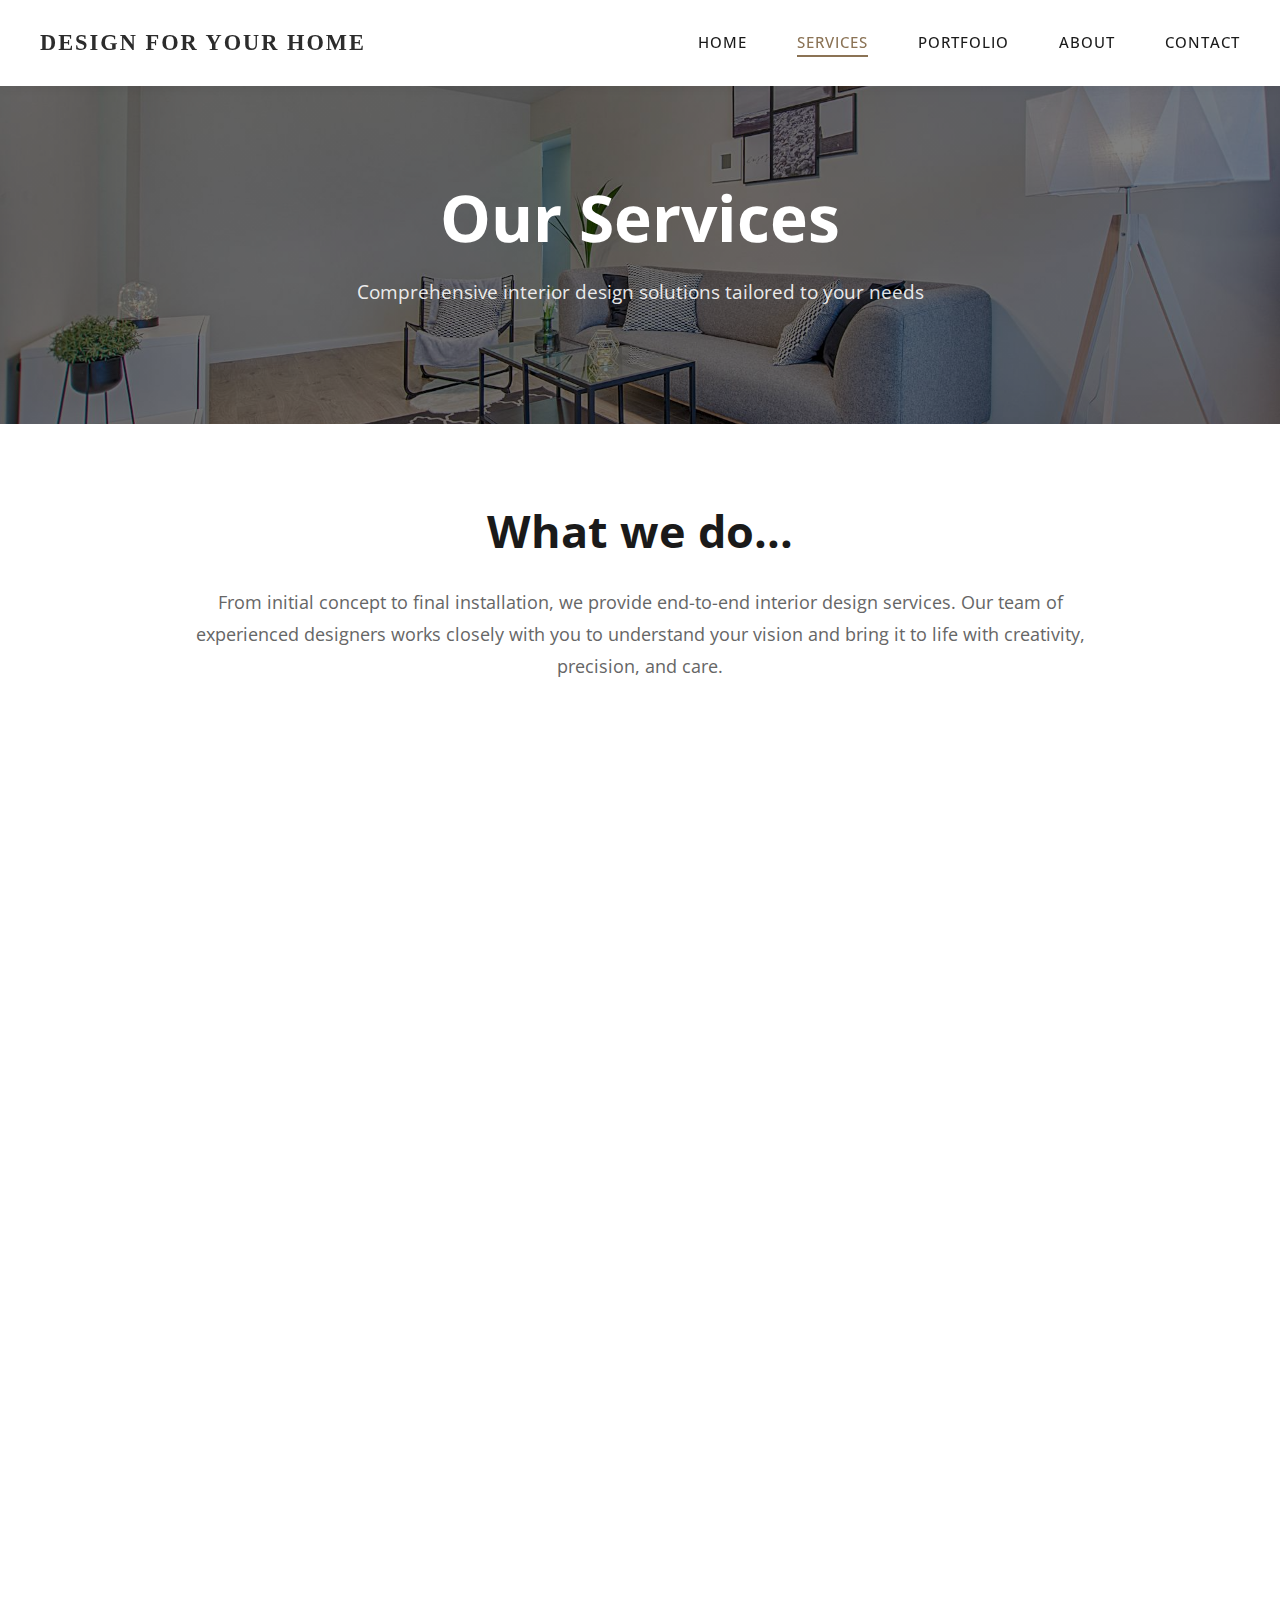
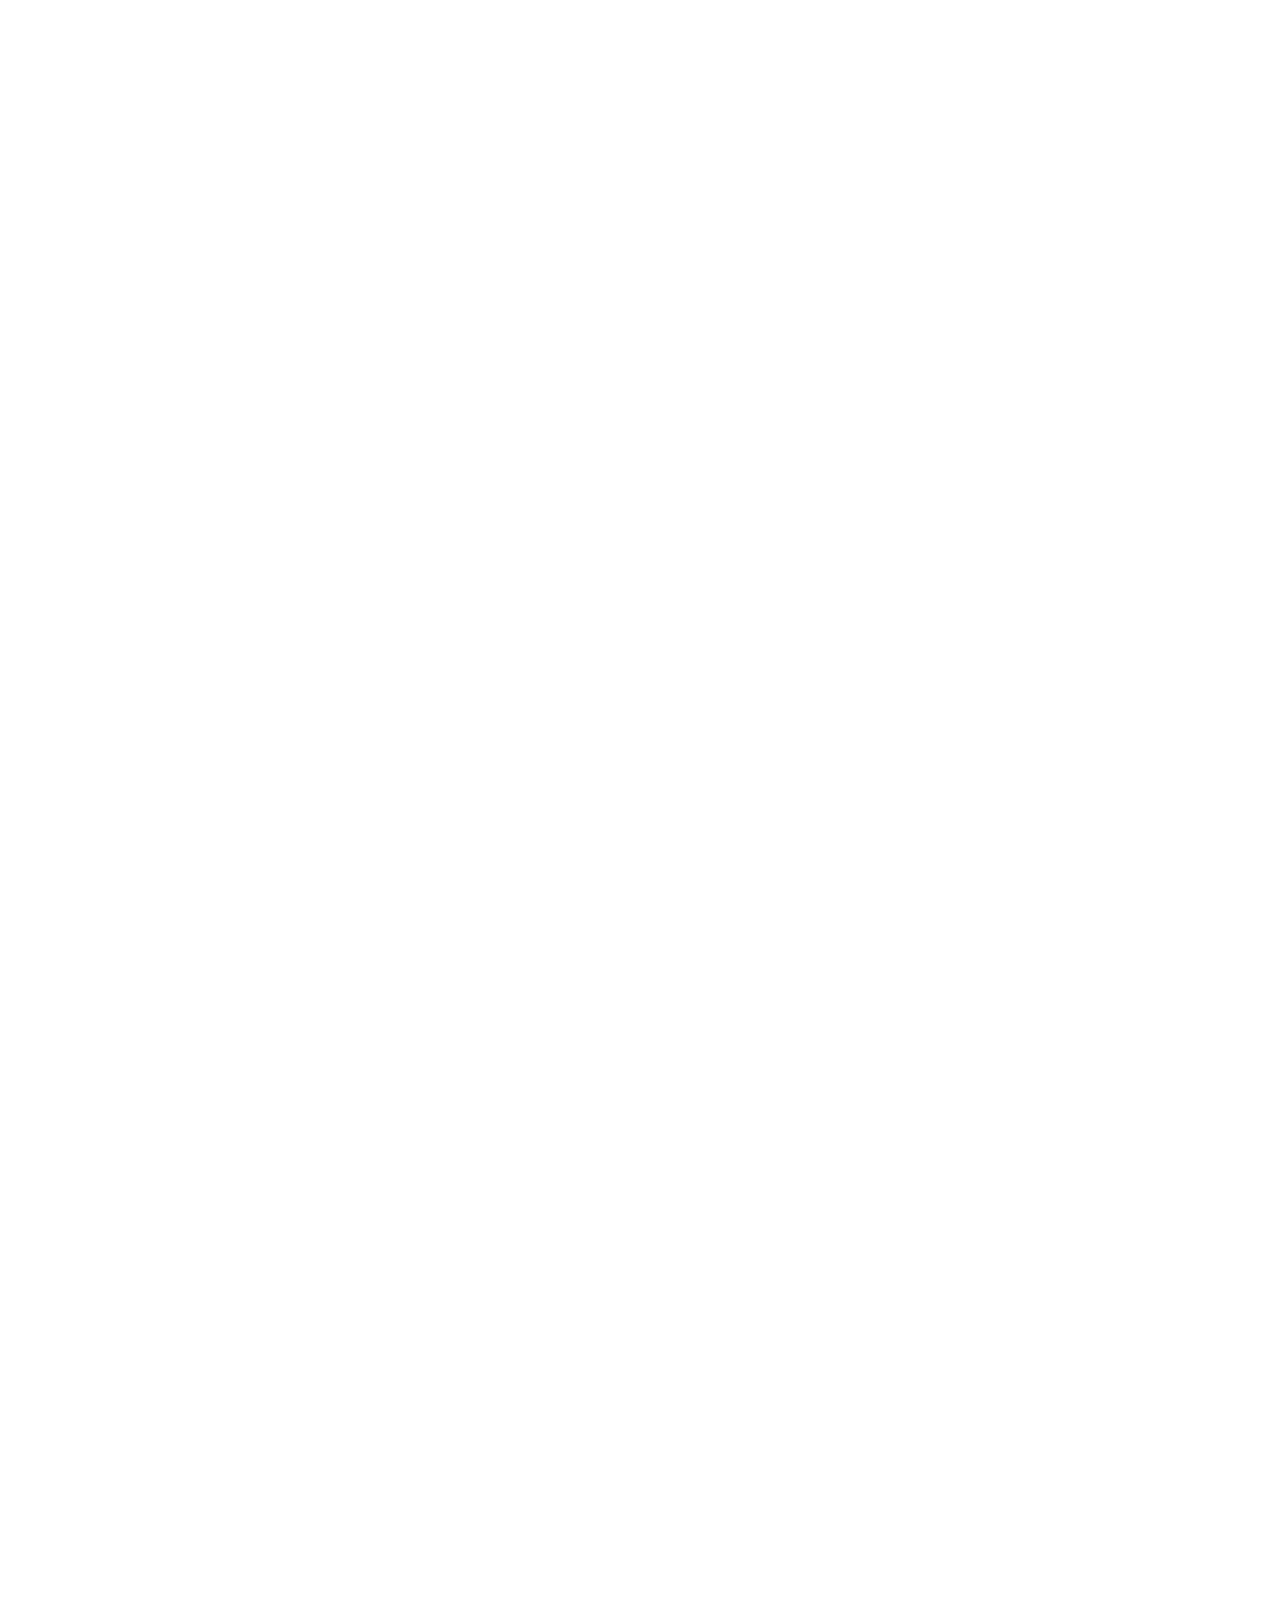
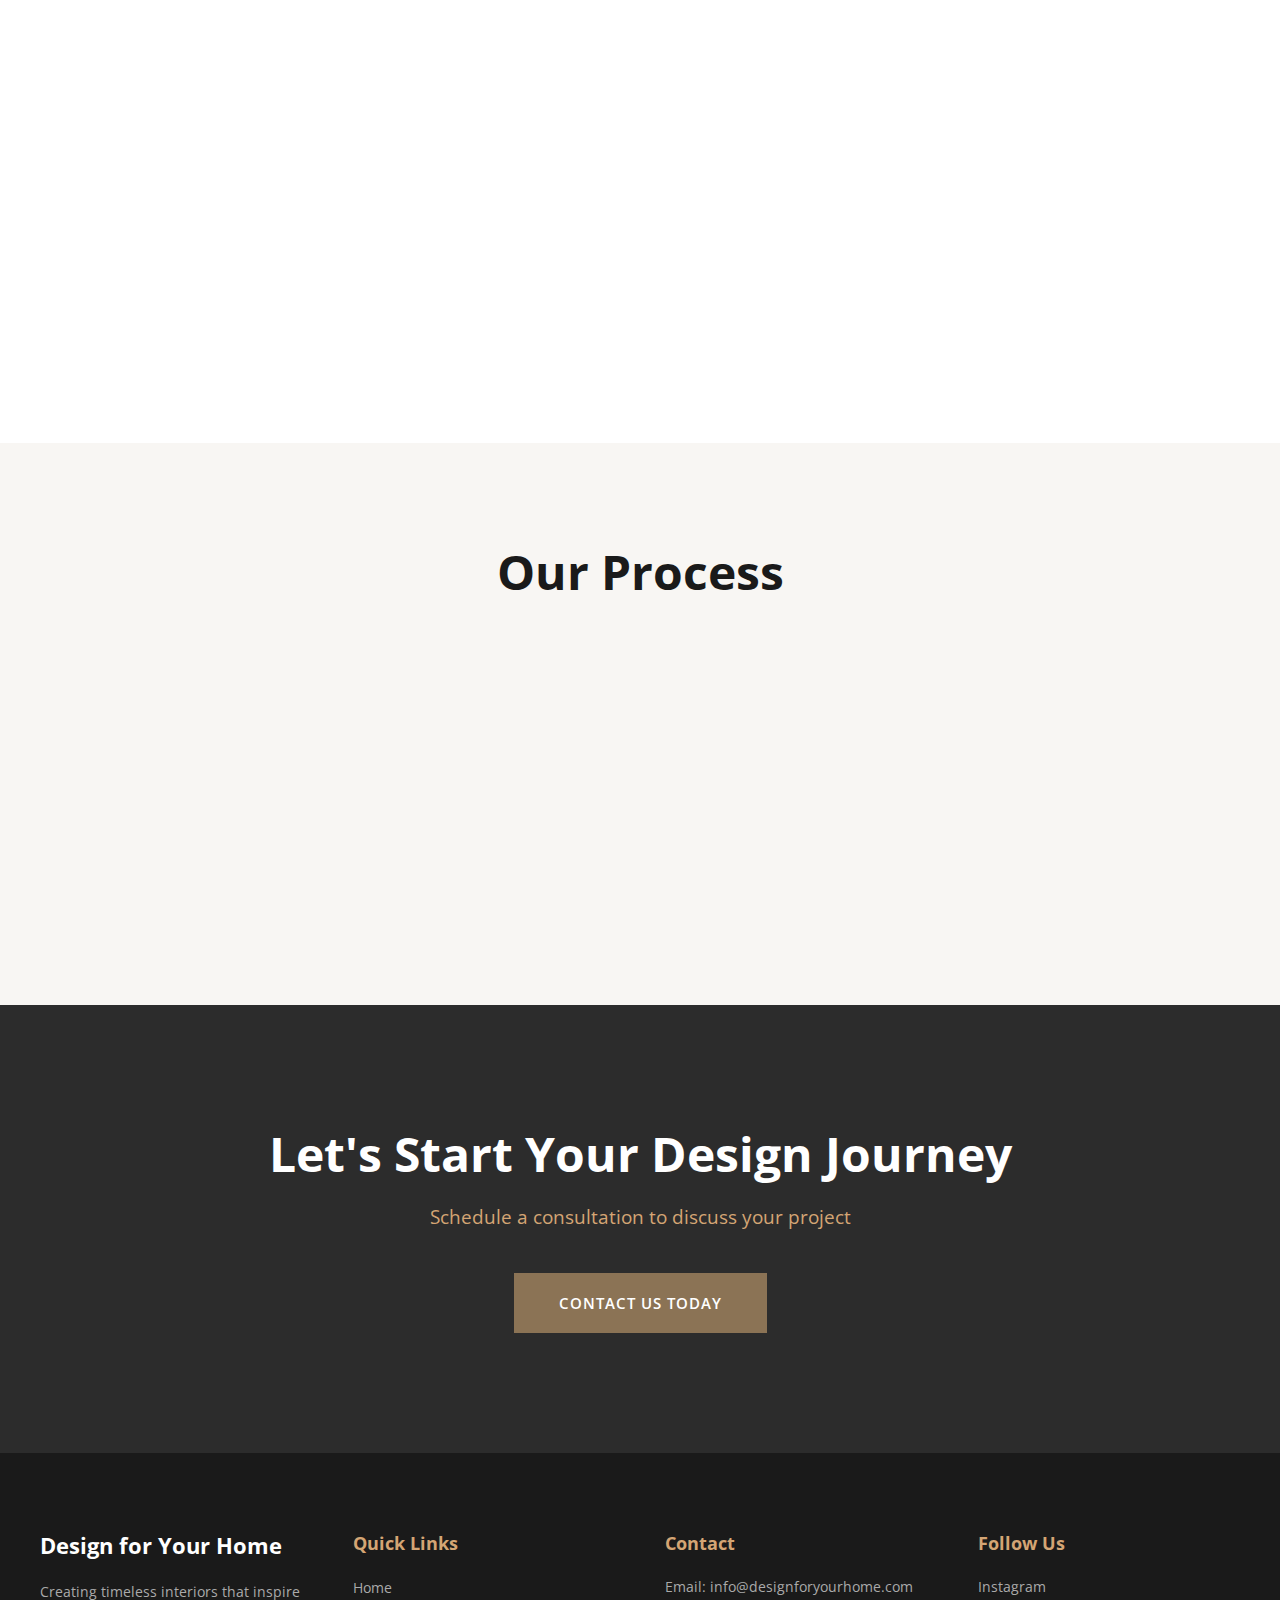
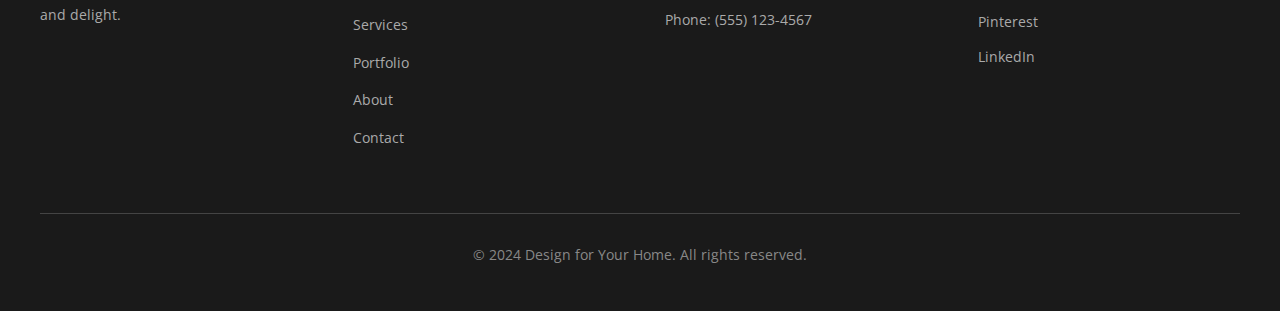
<file: services.html>
<!DOCTYPE html>
<html lang="en">
<head>
    <meta charset="UTF-8">
    <meta name="viewport" content="width=device-width, initial-scale=1.0">
    <title>Our Services - Design for Your Home</title>
    <link rel="stylesheet" href="css/styles.css">
    <link rel="preconnect" href="https://fonts.googleapis.com">
    <link rel="preconnect" href="https://fonts.gstatic.com" crossorigin>
    <link href="https://fonts.googleapis.com/css2?family=Open+Sans:wght@300;400;500;600;700;800&display=swap" rel="stylesheet">
</head>
<body>
    <!-- Navigation -->
    <nav class="navbar">
        <div class="container">
            <div class="nav-logo">
                <a href="index.html">DESIGN FOR YOUR HOME</a>
            </div>
            <ul class="nav-links">
                <li><a href="index.html">Home</a></li>
                <li><a href="services.html" class="active">Services</a></li>
                <li><a href="portfolio.html">Portfolio</a></li>
                <li><a href="about.html">About</a></li>
                <li><a href="contact.html">Contact</a></li>
            </ul>
            <div class="burger">
                <div class="line1"></div>
                <div class="line2"></div>
                <div class="line3"></div>
            </div>
        </div>
    </nav>

    <!-- Page Header -->
    <section class="page-header" style="background: linear-gradient(rgba(0,0,0,0.5), rgba(0,0,0,0.5)), url('images/header-services.jpg') center/cover no-repeat;">
        <div class="container">
            <h1>Our Services</h1>
            <p>Comprehensive interior design solutions tailored to your needs</p>
        </div>
    </section>

    <!-- Services Overview -->
    <section class="services-intro">
        <div class="container">
            <div class="services-intro-content">
                <h2>What we do...</h2>
                <p>From initial concept to final installation, we provide end-to-end interior design services. Our team of experienced designers works closely with you to understand your vision and bring it to life with creativity, precision, and care.</p>
            </div>
        </div>
    </section>

    <!-- Services Grid -->
    <section class="services-section">
        <div class="container">
            <div class="services-grid">
                <!-- Service 1 -->
                <div class="service-card">
                    <div class="service-image">
                        <img src="images/service-residential.jpg" alt="Residential Design">
                    </div>
                    <div class="service-content">
                        <h3>Residential Design</h3>
                        <p>Transform your house into a home that reflects your personality and lifestyle. We design living rooms, bedrooms, kitchens, and entire homes with attention to detail and functionality.</p>
                        <ul class="service-features">
                            <li>Space planning and layout design</li>
                            <li>Custom furniture selection</li>
                            <li>Color consultation and material selection</li>
                            <li>Lighting design</li>
                            <li>Project management and installation</li>
                        </ul>
                    </div>
                </div>

                <!-- Service 2 -->
                <div class="service-card">
                    <div class="service-image">
                        <img src="images/service-commercial.jpg" alt="Commercial Design">
                    </div>
                    <div class="service-content">
                        <h3>Commercial Design</h3>
                        <p>Create inspiring workspaces that enhance productivity and reflect your brand identity. We specialize in offices, retail spaces, restaurants, and hospitality venues.</p>
                        <ul class="service-features">
                            <li>Brand-aligned design concepts</li>
                            <li>Functional workspace planning</li>
                            <li>Custom millwork and fixtures</li>
                            <li>Sustainable design solutions</li>
                            <li>Turnkey project delivery</li>
                        </ul>
                    </div>
                </div>

                <!-- Service 3 -->
                <div class="service-card">
                    <div class="service-image">
                        <img src="images/service-consultation.jpg" alt="Design Consultation">
                    </div>
                    <div class="service-content">
                        <h3>Design Consultation</h3>
                        <p>Need expert advice for your project? Our consultation services provide professional guidance to help you make informed design decisions.</p>
                        <ul class="service-features">
                            <li>One-on-one design consultations</li>
                            <li>Space assessment and recommendations</li>
                            <li>Color and material guidance</li>
                            <li>Furniture and decor sourcing</li>
                            <li>Budget planning and optimization</li>
                        </ul>
                    </div>
                </div>

                <!-- Service 4 -->
                <div class="service-card">
                    <div class="service-image">
                        <img src="images/service-renovation.jpg" alt="Renovation & Remodeling">
                    </div>
                    <div class="service-content">
                        <h3>Renovation & Remodeling</h3>
                        <p>Breathe new life into existing spaces with our comprehensive renovation services. We handle everything from concept to construction coordination.</p>
                        <ul class="service-features">
                            <li>Complete space redesign</li>
                            <li>Structural modification planning</li>
                            <li>Contractor coordination</li>
                            <li>Material specification and procurement</li>
                            <li>Quality control and oversight</li>
                        </ul>
                    </div>
                </div>

                <!-- Service 5 -->
                <div class="service-card">
                    <div class="service-image">
                        <img src="images/service-styling.jpg" alt="Styling & Staging">
                    </div>
                    <div class="service-content">
                        <h3>Styling & Staging</h3>
                        <p>Perfect your space with professional styling services. Whether you're preparing to sell or simply want to refresh your decor, we bring your vision to life.</p>
                        <ul class="service-features">
                            <li>Home staging for real estate</li>
                            <li>Accessory and art selection</li>
                            <li>Furniture arrangement</li>
                            <li>Seasonal refreshes</li>
                            <li>Photo-ready styling</li>
                        </ul>
                    </div>
                </div>

                <!-- Service 6 -->
                <div class="service-card">
                    <div class="service-image">
                        <img src="images/service-custom.jpg" alt="Custom Furniture Design">
                    </div>
                    <div class="service-content">
                        <h3>Custom Furniture Design</h3>
                        <p>Create one-of-a-kind pieces that perfectly fit your space and style. Our custom furniture design service ensures every piece is uniquely yours.</p>
                        <ul class="service-features">
                            <li>Bespoke furniture design</li>
                            <li>Material and finish selection</li>
                            <li>Collaboration with skilled craftsmen</li>
                            <li>Made-to-measure solutions</li>
                            <li>Quality craftsmanship guarantee</li>
                        </ul>
                    </div>
                </div>
            </div>
        </div>
    </section>

    <!-- Process Section -->
    <section class="process-section">
        <div class="container">
            <h2 class="section-title">Our Process</h2>
            <div class="process-grid">
                <div class="process-step">
                    <div class="step-number">01</div>
                    <h3>Discovery</h3>
                    <p>We begin by understanding your vision, needs, and budget through detailed consultations.</p>
                </div>
                <div class="process-step">
                    <div class="step-number">02</div>
                    <h3>Concept</h3>
                    <p>Our team develops design concepts with mood boards, sketches, and 3D renderings.</p>
                </div>
                <div class="process-step">
                    <div class="step-number">03</div>
                    <h3>Development</h3>
                    <p>We refine the design, select materials, and create detailed plans for implementation.</p>
                </div>
                <div class="process-step">
                    <div class="step-number">04</div>
                    <h3>Implementation</h3>
                    <p>We manage the entire installation process, ensuring flawless execution and quality control.</p>
                </div>
            </div>
        </div>
    </section>

    <!-- Call to Action -->
    <section class="cta-section">
        <div class="container">
            <h2>Let's Start Your Design Journey</h2>
            <p>Schedule a consultation to discuss your project</p>
            <a href="contact.html" class="btn-primary">Contact Us Today</a>
        </div>
    </section>

    <!-- Footer -->
    <footer class="footer">
        <div class="container">
            <div class="footer-content">
                <div class="footer-col">
                    <h3>Design for Your Home</h3>
                    <p>Creating timeless interiors that inspire and delight.</p>
                </div>
                <div class="footer-col">
                    <h4>Quick Links</h4>
                    <ul>
                        <li><a href="index.html">Home</a></li>
                        <li><a href="services.html">Services</a></li>
                        <li><a href="portfolio.html">Portfolio</a></li>
                        <li><a href="about.html">About</a></li>
                        <li><a href="contact.html">Contact</a></li>
                    </ul>
                </div>
                <div class="footer-col">
                    <h4>Contact</h4>
                    <p>Email: info@designforyourhome.com</p>
                    <p>Phone: (555) 123-4567</p>
                </div>
                <div class="footer-col">
                    <h4>Follow Us</h4>
                    <div class="social-links">
                        <a href="#">Instagram</a>
                        <a href="#">Pinterest</a>
                        <a href="#">LinkedIn</a>
                    </div>
                </div>
            </div>
            <div class="footer-bottom">
                <p>&copy; 2024 Design for Your Home. All rights reserved.</p>
            </div>
        </div>
    </footer>

    <script src="js/script.js"></script>
</body>
</html>
</file>
<file: css/styles.css>
/* ===================================
   RESET & BASE STYLES
   =================================== */
* {
    margin: 0;
    padding: 0;
    box-sizing: border-box;
}

:root {
    --primary-color: #2c2c2c;
    --secondary-color: #8b7355;
    --accent-color: #d4a574;
    --text-dark: #1a1a1a;
    --text-light: #666;
    --bg-light: #f8f6f3;
    --white: #ffffff;
    --transition: all 0.3s ease;
}

body {
    font-family: 'Open Sans', sans-serif;
    line-height: 1.6;
    color: var(--text-dark);
    background-color: var(--white);
}

h1, h2, h3, h4, h5, h6 {
    font-family: 'Open Sans', sans-serif;
    font-weight: 700;
    line-height: 1.2;
    margin-bottom: 1rem;
}

h1 { font-size: 3.5rem; }
h2 { font-size: 2.8rem; }
h3 { font-size: 1.8rem; }
h4 { font-size: 1.4rem; }

p {
    margin-bottom: 1rem;
    color: var(--text-light);
}

a {
    text-decoration: none;
    color: inherit;
    transition: var(--transition);
}

img {
    max-width: 100%;
    height: auto;
    display: block;
}

.container {
    max-width: 1400px;
    margin: 0 auto;
    padding: 0 40px;
}

/* ===================================
   NAVIGATION
   =================================== */
.navbar {
    position: fixed;
    top: 0;
    width: 100%;
    background: var(--white);
    padding: 25px 0;
    z-index: 1000;
    box-shadow: 0 2px 10px rgba(0,0,0,0.05);
}

.navbar .container {
    display: flex;
    justify-content: space-between;
    align-items: center;
}

.nav-logo a {
    font-family: 'Cormorant Garamond', serif;
    font-size: 1.4rem;
    font-weight: 600;
    letter-spacing: 2px;
    color: var(--primary-color);
}

.nav-links {
    display: flex;
    list-style: none;
    gap: 50px;
}

.nav-links a {
    font-size: 0.95rem;
    font-weight: 500;
    letter-spacing: 1px;
    text-transform: uppercase;
    color: var(--text-dark);
    position: relative;
}

.nav-links a:hover,
.nav-links a.active {
    color: var(--secondary-color);
}

.nav-links a::after {
    content: '';
    position: absolute;
    bottom: -5px;
    left: 0;
    width: 0;
    height: 2px;
    background: var(--secondary-color);
    transition: var(--transition);
}

.nav-links a:hover::after,
.nav-links a.active::after {
    width: 100%;
}

.burger {
    display: none;
    cursor: pointer;
}

.burger div {
    width: 25px;
    height: 2px;
    background: var(--primary-color);
    margin: 5px;
    transition: var(--transition);
}

/* ===================================
   BUTTONS
   =================================== */
.btn-primary,
.btn-secondary {
    display: inline-block;
    padding: 18px 45px;
    font-size: 0.95rem;
    font-weight: 600;
    letter-spacing: 1px;
    text-transform: uppercase;
    border: none;
    cursor: pointer;
    transition: var(--transition);
}

.btn-primary {
    background: var(--secondary-color);
    color: var(--white);
}

.btn-primary:hover {
    background: var(--primary-color);
    transform: translateY(-2px);
}

.btn-secondary {
    background: transparent;
    color: var(--primary-color);
    border: 2px solid var(--primary-color);
}

.btn-secondary:hover {
    background: var(--primary-color);
    color: var(--white);
}

/* ===================================
   HERO SECTION
   =================================== */
.hero {
    margin-top: 80px;
    min-height: 90vh;
    display: flex;
    align-items: center;
    position: relative;
    background: var(--bg-light);
}

.hero-content {
    flex: 1;
    padding: 80px 40px 80px 80px;
    z-index: 2;
}

.hero-subtitle {
    font-size: 0.85rem;
    letter-spacing: 3px;
    text-transform: uppercase;
    color: var(--secondary-color);
    margin-bottom: 20px;
    font-weight: 600;
}

.hero-title {
    font-size: 4.5rem;
    font-weight: 700;
    line-height: 1.1;
    margin-bottom: 40px;
    color: var(--primary-color);
}

.hero-image {
    flex: 1;
    height: 90vh;
    overflow: hidden;
}

.hero-image img {
    width: 100%;
    height: 100%;
    object-fit: cover;
}

/* ===================================
   INTRO SECTION
   =================================== */
.intro-section {
    padding: 120px 0;
    background: var(--white);
}

.intro-content {
    max-width: 900px;
    margin: 0 auto;
    text-align: center;
}

.intro-content h2 {
    font-size: 3rem;
    margin-bottom: 30px;
}

.intro-content p {
    font-size: 1.1rem;
    line-height: 1.8;
    margin-bottom: 40px;
}

/* ===================================
   FEATURED PROJECTS
   =================================== */
.featured-projects {
    padding: 100px 0;
    background: var(--bg-light);
}

.section-title {
    text-align: center;
    font-size: 3rem;
    margin-bottom: 60px;
}

.projects-grid {
    display: grid;
    grid-template-columns: repeat(2, 1fr);
    gap: 30px;
}

.project-card {
    position: relative;
    overflow: hidden;
    cursor: pointer;
    aspect-ratio: 4/3;
}

.project-card img {
    width: 100%;
    height: 100%;
    object-fit: cover;
    transition: var(--transition);
}

.project-card:hover img {
    transform: scale(1.05);
}

.project-info {
    position: absolute;
    bottom: 0;
    left: 0;
    right: 0;
    background: linear-gradient(to top, rgba(0,0,0,0.8), transparent);
    color: var(--white);
    padding: 40px 30px 30px;
    transform: translateY(20px);
    opacity: 0;
    transition: var(--transition);
}

.project-card:hover .project-info {
    transform: translateY(0);
    opacity: 1;
}

.project-info h3 {
    font-size: 1.8rem;
    margin-bottom: 5px;
}

.project-info p {
    font-size: 0.9rem;
    color: var(--accent-color);
    letter-spacing: 1px;
}

/* ===================================
   PAGE HEADER
   =================================== */
.page-header {
    margin-top: 80px;
    padding: 100px 0;
    background: var(--bg-light);
    text-align: center;
    position: relative;
}

.page-header h1 {
    font-size: 4rem;
    margin-bottom: 20px;
    color: var(--white);
}

.page-header p {
    font-size: 1.2rem;
    color: rgba(255, 255, 255, 0.9);
}

/* ===================================
   SERVICES
   =================================== */
.services-intro {
    padding: 80px 0;
    background: var(--white);
}

.services-intro-content {
    max-width: 900px;
    margin: 0 auto;
    text-align: center;
}

.services-intro-content h2 {
    margin-bottom: 30px;
}

.services-intro-content p {
    font-size: 1.1rem;
    line-height: 1.8;
}

.services-section {
    padding: 60px 0 100px;
    background: var(--white);
}

.services-grid {
    display: grid;
    gap: 60px;
}

.service-card {
    display: grid;
    grid-template-columns: 1fr 1fr;
    gap: 50px;
    align-items: center;
}

.service-card:nth-child(even) {
    direction: rtl;
}

.service-card:nth-child(even) .service-content {
    direction: ltr;
}

.service-image {
    overflow: hidden;
    border-radius: 2px;
}

.service-image img {
    width: 100%;
    height: 400px;
    object-fit: cover;
    transition: var(--transition);
}

.service-card:hover .service-image img {
    transform: scale(1.05);
}

.service-content h3 {
    font-size: 2.2rem;
    margin-bottom: 20px;
}

.service-content p {
    font-size: 1rem;
    line-height: 1.8;
    margin-bottom: 25px;
}

.service-features {
    list-style: none;
}

.service-features li {
    padding: 10px 0;
    padding-left: 30px;
    position: relative;
    color: var(--text-light);
}

.service-features li::before {
    content: '✓';
    position: absolute;
    left: 0;
    color: var(--secondary-color);
    font-weight: 700;
}

/* ===================================
   PROCESS SECTION
   =================================== */
.process-section {
    padding: 100px 0;
    background: var(--bg-light);
}

.process-grid {
    display: grid;
    grid-template-columns: repeat(4, 1fr);
    gap: 40px;
    margin-top: 60px;
}

.process-step {
    text-align: center;
}

.step-number {
    font-family: 'Cormorant Garamond', serif;
    font-size: 3.5rem;
    font-weight: 700;
    color: var(--accent-color);
    margin-bottom: 20px;
}

.process-step h3 {
    font-size: 1.6rem;
    margin-bottom: 15px;
}

.process-step p {
    font-size: 0.95rem;
    line-height: 1.6;
}

/* ===================================
   ABOUT PAGE
   =================================== */
.about-story {
    padding: 100px 0;
    background: var(--white);
}

.about-content-grid {
    display: grid;
    grid-template-columns: 1fr 1fr;
    gap: 80px;
    align-items: center;
}

.about-text h2 {
    margin-bottom: 30px;
}

.about-text p {
    font-size: 1.05rem;
    line-height: 1.8;
    margin-bottom: 20px;
}

.about-image {
    overflow: hidden;
    border-radius: 2px;
}

.about-image img {
    width: 100%;
    height: 600px;
    object-fit: cover;
}

.values-section {
    padding: 100px 0;
    background: var(--bg-light);
}

.values-grid {
    display: grid;
    grid-template-columns: repeat(4, 1fr);
    gap: 40px;
    margin-top: 60px;
}

.value-card {
    text-align: center;
    padding: 40px 30px;
}

.value-card h3 {
    font-size: 1.6rem;
    margin-bottom: 20px;
    color: var(--secondary-color);
}

.value-card p {
    font-size: 0.95rem;
    line-height: 1.7;
}

/* ===================================
   TEAM SECTION
   =================================== */
.team-section {
    padding: 100px 0;
    background: var(--white);
}

.team-intro {
    text-align: center;
    max-width: 700px;
    margin: 0 auto 60px;
    font-size: 1.1rem;
    color: var(--text-light);
}

.team-grid {
    display: grid;
    grid-template-columns: repeat(4, 1fr);
    gap: 40px;
}

.team-member {
    text-align: center;
}

.member-image {
    overflow: hidden;
    border-radius: 2px;
    margin-bottom: 25px;
}

.member-image img {
    width: 100%;
    height: 350px;
    object-fit: cover;
    transition: var(--transition);
}

.team-member:hover .member-image img {
    transform: scale(1.05);
}

.team-member h3 {
    font-size: 1.5rem;
    margin-bottom: 8px;
}

.member-title {
    font-size: 0.9rem;
    color: var(--secondary-color);
    letter-spacing: 1px;
    text-transform: uppercase;
    font-weight: 600;
    margin-bottom: 15px;
}

.member-bio {
    font-size: 0.9rem;
    line-height: 1.6;
}

/* ===================================
   AWARDS SECTION
   =================================== */
.awards-section {
    padding: 100px 0;
    background: var(--bg-light);
}

.awards-grid {
    display: grid;
    grid-template-columns: repeat(2, 1fr);
    gap: 40px;
    margin-top: 60px;
}

.award-item {
    padding: 50px;
    background: var(--white);
    text-align: center;
}

.award-item h3 {
    font-size: 1.6rem;
    margin-bottom: 15px;
}

.award-item p {
    font-size: 0.95rem;
    color: var(--secondary-color);
    letter-spacing: 1px;
}

/* ===================================
   TESTIMONIALS
   =================================== */
.testimonials-section {
    padding: 100px 0;
    background: var(--white);
}

.testimonials-grid {
    display: grid;
    grid-template-columns: repeat(3, 1fr);
    gap: 40px;
    margin-top: 60px;
}

.testimonial-card {
    padding: 40px;
    background: var(--bg-light);
}

.testimonial-text {
    font-size: 1rem;
    line-height: 1.8;
    font-style: italic;
    margin-bottom: 25px;
    color: var(--text-dark);
}

.testimonial-author {
    font-size: 0.9rem;
    font-weight: 600;
    color: var(--secondary-color);
}

/* ===================================
   CONTACT PAGE
   =================================== */
.contact-section {
    padding: 100px 0;
    background: var(--white);
}

.contact-grid {
    display: grid;
    grid-template-columns: 1.5fr 1fr;
    gap: 80px;
}

.contact-form-container h2 {
    margin-bottom: 15px;
}

.contact-form-container > p {
    margin-bottom: 40px;
    font-size: 1rem;
}

.contact-form {
    display: flex;
    flex-direction: column;
    gap: 25px;
}

.form-row {
    display: grid;
    grid-template-columns: 1fr 1fr;
    gap: 25px;
}

.form-group {
    display: flex;
    flex-direction: column;
}

.form-group label {
    margin-bottom: 10px;
    font-weight: 600;
    font-size: 0.9rem;
    color: var(--text-dark);
}

.form-group input,
.form-group select,
.form-group textarea {
    padding: 15px;
    border: 1px solid #ddd;
    font-family: 'Open Sans', sans-serif;
    font-size: 0.95rem;
    transition: var(--transition);
}

.form-group input:focus,
.form-group select:focus,
.form-group textarea:focus {
    outline: none;
    border-color: var(--secondary-color);
}

.contact-info-container {
    display: flex;
    flex-direction: column;
    gap: 30px;
}

.contact-info-card {
    padding: 40px;
    background: var(--bg-light);
}

.contact-info-card h3 {
    font-size: 1.6rem;
    margin-bottom: 25px;
}

.contact-info-card p {
    margin-bottom: 15px;
    line-height: 1.8;
}

.info-item {
    margin-bottom: 30px;
}

.info-item:last-child {
    margin-bottom: 0;
}

.info-item h4 {
    font-size: 1rem;
    font-weight: 600;
    color: var(--secondary-color);
    margin-bottom: 10px;
    text-transform: uppercase;
    letter-spacing: 1px;
}

.social-links-large {
    display: flex;
    flex-direction: column;
    gap: 15px;
}

.social-link {
    padding: 15px;
    background: var(--white);
    text-align: center;
    font-weight: 600;
    transition: var(--transition);
}

.social-link:hover {
    background: var(--secondary-color);
    color: var(--white);
}

/* ===================================
   MAP SECTION
   =================================== */
.map-section {
    position: relative;
    height: 500px;
}

.map-placeholder {
    width: 100%;
    height: 100%;
    position: relative;
}

.map-placeholder img {
    width: 100%;
    height: 100%;
    object-fit: cover;
}

.map-overlay {
    position: absolute;
    top: 50%;
    left: 50%;
    transform: translate(-50%, -50%);
    background: rgba(0,0,0,0.7);
    color: var(--white);
    padding: 30px 60px;
    font-size: 1.4rem;
    font-weight: 600;
    letter-spacing: 2px;
}

/* ===================================
   FAQ SECTION
   =================================== */
.faq-section {
    padding: 100px 0;
    background: var(--bg-light);
}

.faq-grid {
    display: grid;
    grid-template-columns: repeat(2, 1fr);
    gap: 50px;
    margin-top: 60px;
}

.faq-item h3 {
    font-size: 1.3rem;
    margin-bottom: 15px;
}

.faq-item p {
    font-size: 0.95rem;
    line-height: 1.7;
}

/* ===================================
   PORTFOLIO PAGE
   =================================== */
.portfolio-filter-section {
    padding: 60px 0;
    background: var(--white);
}

.filter-buttons {
    display: flex;
    justify-content: center;
    flex-wrap: wrap;
    gap: 15px;
}

.filter-btn {
    padding: 12px 30px;
    background: transparent;
    border: 2px solid var(--primary-color);
    color: var(--primary-color);
    font-family: 'Open Sans', sans-serif;
    font-size: 0.9rem;
    font-weight: 600;
    letter-spacing: 1px;
    text-transform: uppercase;
    cursor: pointer;
    transition: var(--transition);
}

.filter-btn:hover,
.filter-btn.active {
    background: var(--secondary-color);
    border-color: var(--secondary-color);
    color: var(--white);
}

.portfolio-gallery {
    padding: 60px 0 100px;
    background: var(--white);
}

.gallery-grid {
    display: grid;
    grid-template-columns: repeat(3, 1fr);
    gap: 30px;
}

.gallery-item {
    position: relative;
    overflow: hidden;
    aspect-ratio: 4/3;
    cursor: pointer;
    transition: var(--transition);
}

.gallery-item.hide {
    display: none;
}

.gallery-item img {
    width: 100%;
    height: 100%;
    object-fit: cover;
    transition: var(--transition);
}

.gallery-item:hover img {
    transform: scale(1.1);
}

.gallery-overlay {
    position: absolute;
    top: 0;
    left: 0;
    right: 0;
    bottom: 0;
    background: linear-gradient(to top, rgba(0,0,0,0.9), transparent);
    display: flex;
    align-items: flex-end;
    opacity: 0;
    transition: var(--transition);
}

.gallery-item:hover .gallery-overlay {
    opacity: 1;
}

.gallery-info {
    padding: 30px;
    color: var(--white);
}

.gallery-info h3 {
    font-size: 1.5rem;
    margin-bottom: 8px;
    color: var(--white);
}

.gallery-info p {
    font-size: 0.9rem;
    color: var(--accent-color);
    letter-spacing: 1px;
    margin: 0;
}

/* ===================================
   CTA SECTION
   =================================== */
.cta-section {
    padding: 120px 0;
    background: var(--primary-color);
    text-align: center;
}

.cta-section h2 {
    color: var(--white);
    font-size: 3rem;
    margin-bottom: 20px;
}

.cta-section p {
    color: var(--accent-color);
    font-size: 1.2rem;
    margin-bottom: 40px;
}

/* ===================================
   FOOTER
   =================================== */
.footer {
    padding: 80px 0 30px;
    background: var(--text-dark);
    color: var(--white);
}

.footer-content {
    display: grid;
    grid-template-columns: repeat(4, 1fr);
    gap: 50px;
    margin-bottom: 50px;
}

.footer-col h3 {
    font-size: 1.4rem;
    margin-bottom: 20px;
}

.footer-col h4 {
    font-size: 1.1rem;
    margin-bottom: 20px;
    color: var(--accent-color);
}

.footer-col p {
    color: #aaa;
    font-size: 0.9rem;
    margin-bottom: 10px;
}

.footer-col ul {
    list-style: none;
}

.footer-col ul li {
    margin-bottom: 12px;
}

.footer-col ul li a {
    color: #aaa;
    font-size: 0.9rem;
}

.footer-col ul li a:hover {
    color: var(--accent-color);
}

.social-links {
    display: flex;
    flex-direction: column;
    gap: 12px;
}

.social-links a {
    color: #aaa;
    font-size: 0.9rem;
}

.social-links a:hover {
    color: var(--accent-color);
}

.footer-bottom {
    padding-top: 30px;
    border-top: 1px solid #444;
    text-align: center;
}

.footer-bottom p {
    color: #888;
    font-size: 0.85rem;
}

/* ===================================
   RESPONSIVE DESIGN
   =================================== */
@media screen and (max-width: 1024px) {
    .container {
        padding: 0 30px;
    }

    h1 { font-size: 3rem; }
    h2 { font-size: 2.4rem; }
    
    .hero-title {
        font-size: 3.5rem;
    }

    .projects-grid,
    .values-grid,
    .gallery-grid {
        grid-template-columns: repeat(2, 1fr);
    }

    .team-grid {
        grid-template-columns: repeat(2, 1fr);
    }

    .process-grid {
        grid-template-columns: repeat(2, 1fr);
    }

    .service-card {
        grid-template-columns: 1fr;
    }

    .service-card:nth-child(even) {
        direction: ltr;
    }

    .about-content-grid {
        grid-template-columns: 1fr;
        gap: 50px;
    }

    .contact-grid {
        grid-template-columns: 1fr;
    }
}

@media screen and (max-width: 768px) {
    .nav-links {
        position: fixed;
        right: 0;
        top: 80px;
        background: var(--white);
        flex-direction: column;
        align-items: center;
        width: 100%;
        transform: translateX(100%);
        transition: var(--transition);
        padding: 40px 0;
        box-shadow: 0 10px 30px rgba(0,0,0,0.1);
    }

    .nav-links.active {
        transform: translateX(0);
    }

    .burger {
        display: block;
    }

    .hero {
        flex-direction: column;
        margin-top: 80px;
    }

    .hero-content {
        padding: 60px 30px;
    }

    .hero-title {
        font-size: 2.5rem;
    }

    .hero-image {
        height: 50vh;
        width: 100%;
    }

    .page-header h1 {
        font-size: 2.8rem;
    }

    .projects-grid,
    .values-grid,
    .team-grid,
    .process-grid,
    .testimonials-grid,
    .awards-grid,
    .faq-grid,
    .gallery-grid {
        grid-template-columns: 1fr;
    }

    .footer-content {
        grid-template-columns: 1fr;
        gap: 40px;
    }

    .form-row {
        grid-template-columns: 1fr;
    }
}

@media screen and (max-width: 480px) {
    .container {
        padding: 0 20px;
    }

    h1 { font-size: 2.2rem; }
    h2 { font-size: 1.8rem; }

    .hero-title {
        font-size: 2rem;
    }

    .btn-primary,
    .btn-secondary {
        padding: 15px 30px;
        font-size: 0.85rem;
    }

    .section-title {
        font-size: 2rem;
    }
}
</file>
